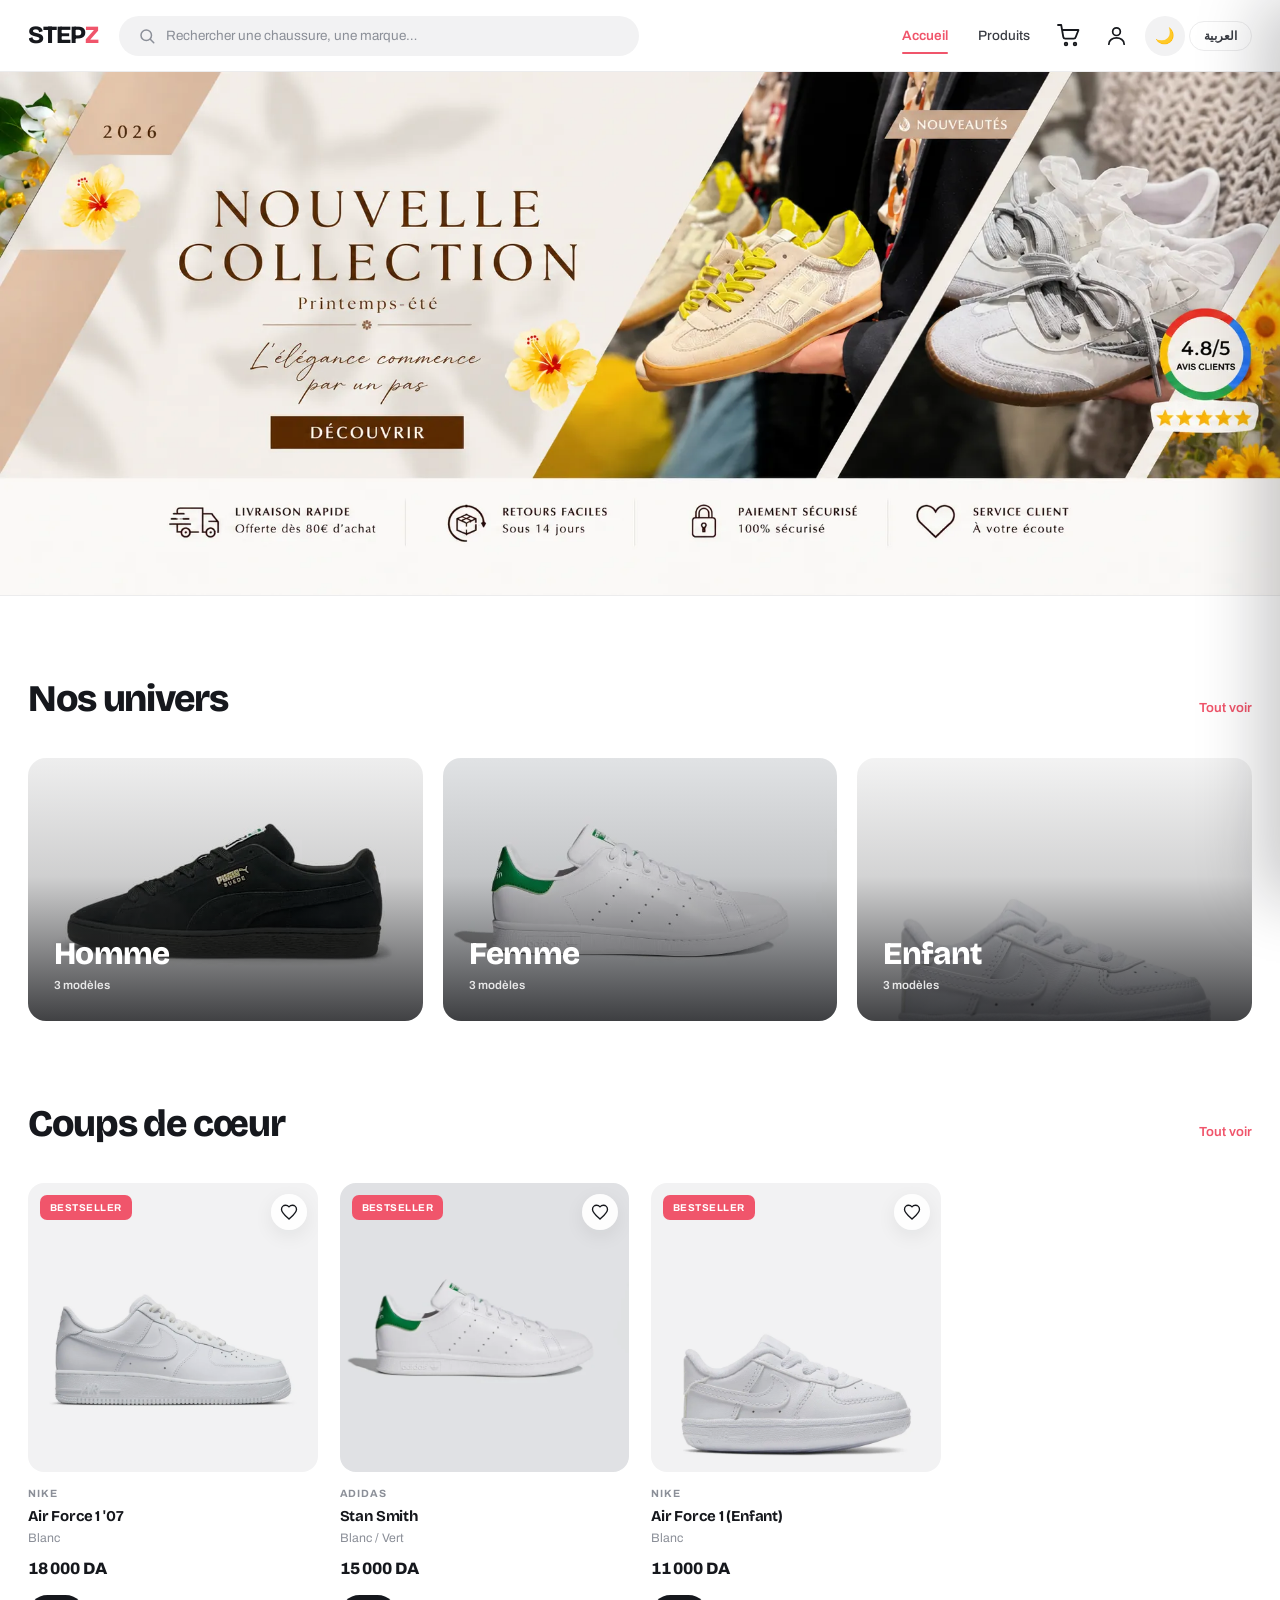
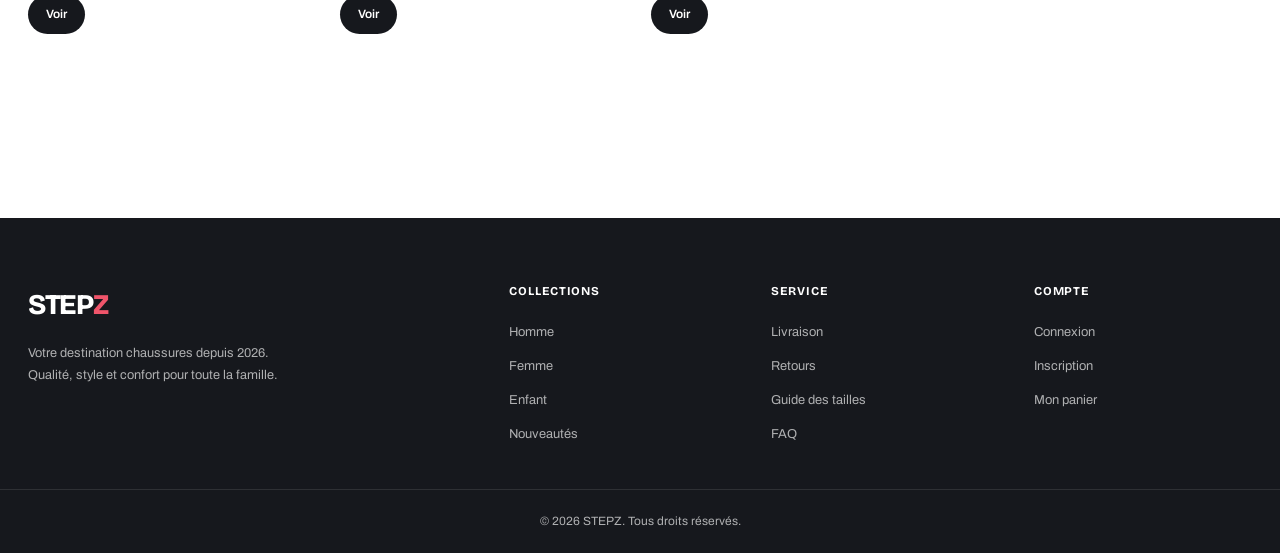
<file: index.html>
<!DOCTYPE html>
<html lang="fr">
<head>
  <meta charset="UTF-8" />
  <meta name="viewport" content="width=device-width, initial-scale=1.0" />
  <meta name="description" content="STEPZ – La boutique de chaussures en ligne. Homme, Femme, Enfant." />
  <title>STEPZ – Chaussures Homme, Femme, Enfant</title>
  <script>(function(){var l=localStorage.getItem('stepz_lang')||'fr';document.documentElement.lang=l;document.documentElement.dir=(l==='ar')?'rtl':'ltr';if(localStorage.getItem('stepz_theme')==='dark')document.documentElement.setAttribute('data-theme','dark');})();</script>
  <script src="javascript/animations.js"></script>
  <link rel="stylesheet" href="style/main.css" />
</head>
<body>

  <header>
    <nav class="navbar" aria-label="Navigation principale">
      <div class="nav-container">
        <a href="index.html" class="nav-logo" aria-label="STEPZ - Accueil">STEP<span>Z</span></a>

        <button class="hamburger" id="hamburger" aria-label="Menu" aria-expanded="false">
          <span></span><span></span><span></span>
        </button>

        <ul class="nav-links" id="nav-links" role="menubar">
          <li role="none"><a href="index.html" class="active" role="menuitem" data-i18n="nav_home">Accueil</a></li>
          <li role="none"><a href="content/products.html" role="menuitem" data-i18n="nav_products">Produits</a></li>
          <li role="none" class="cart-li"><a href="content/order.html" class="nav-cart-link" role="menuitem">
            <svg class="cart-icon" viewBox="0 0 24 24" fill="none" stroke="currentColor" stroke-width="1.8" stroke-linecap="round" stroke-linejoin="round" aria-hidden="true">
              <circle cx="9" cy="20" r="1.3"/><circle cx="18" cy="20" r="1.3"/>
              <path d="M1 1h3.2l2.1 12a2 2 0 0 0 2 1.65h8.4a2 2 0 0 0 2-1.6L21.5 6H5.2"/>
            </svg>
            <span id="cart-count">0</span>
            <span class="sr-only" data-i18n="nav_cart">Panier</span>
          </a>
            <div class="mini-cart" id="mini-cart"></div>
          </li>
          <li role="none"><a href="content/login.html" id="nav-account" role="menuitem">Mon Compte</a></li>
          <li role="none"><button id="nav-logout" data-i18n="nav_logout" style="display:none;">Déconnexion</button></li>
          <li role="none"><button id="theme-toggle" class="icon-btn" type="button" aria-label="Thème">🌙</button></li>
          <li role="none"><button id="lang-toggle" class="lang-toggle" type="button">العربية</button></li>
        </ul>
      </div>
    </nav>
  </header>

  <main>

    <section class="hero" aria-label="Bannière principale">
      <a href="content/products.html" class="hero-banner" aria-label="Découvrir la nouvelle collection">
        <img id="hero-banner-img" class="hero-img" width="1961" height="802"
             fetchpriority="high" decoding="async"
             alt="STEPZ — Nouvelle collection printemps-été 2026" />
      </a>
    </section>
    <script>
      (function () {
        var img = document.getElementById("hero-banner-img");
        if (!img) return;
        var ar = (document.documentElement.lang || "fr") === "ar";
        var base = ar ? "images/hero-ar" : "images/hero-fr";
        var w = ar ? 1774 : 1961, h = ar ? 887 : 802;
        img.alt = ar ? "STEPZ — مجموعة جديدة ربيع صيف 2026" : "STEPZ — Nouvelle collection printemps-été 2026";
        img.setAttribute("width", w); img.setAttribute("height", h);
        img.sizes = "100vw";
        img.srcset = base + "-sm.webp 820w, " + base + ".webp " + w + "w";
        img.onerror = function () { this.onerror = null; this.srcset = ""; this.src = base + ".jpg"; };
        img.src = base + ".webp";
      })();
    </script>

    <section class="section">
      <div class="section-header reveal">
        <h2 data-i18n="sec_universes">Nos univers</h2>
        <a href="content/products.html" data-i18n="see_all">Tout voir</a>
      </div>
      <div class="cat-grid">
        <a href="content/products.html?cat=homme" class="cat-card cat-homme reveal" aria-label="Chaussures Homme">
          <div class="cat-overlay">
            <div>
              <h3 data-i18n="f_homme">Homme</h3>
              <span data-i18n="cat_count3">3 modèles</span>
            </div>
          </div>
        </a>
        <a href="content/products.html?cat=femme" class="cat-card cat-femme reveal" aria-label="Chaussures Femme">
          <div class="cat-overlay">
            <div>
              <h3 data-i18n="f_femme">Femme</h3>
              <span data-i18n="cat_count3">3 modèles</span>
            </div>
          </div>
        </a>
        <a href="content/products.html?cat=enfant" class="cat-card cat-enfant reveal" aria-label="Chaussures Enfant">
          <div class="cat-overlay">
            <div>
              <h3 data-i18n="f_enfant">Enfant</h3>
              <span data-i18n="cat_count3">3 modèles</span>
            </div>
          </div>
        </a>
      </div>
    </section>

    <section class="section" style="padding-top:0;">
      <div class="section-header reveal">
        <h2 data-i18n="sec_favorites">Coups de cœur</h2>
        <a href="content/products.html" data-i18n="see_all">Tout voir</a>
      </div>
      <div class="products-preview-grid" id="featured-grid" aria-label="Produits vedettes">

      </div>
    </section>

  </main>

  <footer>
    <div class="footer-top">
      <div class="footer-brand">
        <a href="index.html" class="nav-logo">STEP<span>Z</span></a>
        <p data-i18n="footer_tagline">Votre destination chaussures depuis 2026. Qualité, style et confort pour toute la famille.</p>
      </div>
      <div class="footer-col">
        <h4 data-i18n="footer_collections">Collections</h4>
        <ul>
          <li><a href="content/products.html?cat=homme" data-i18n="f_homme">Homme</a></li>
          <li><a href="content/products.html?cat=femme" data-i18n="f_femme">Femme</a></li>
          <li><a href="content/products.html?cat=enfant" data-i18n="f_enfant">Enfant</a></li>
          <li><a href="content/products.html" data-i18n="f_nouveautes">Nouveautés</a></li>
        </ul>
      </div>
      <div class="footer-col">
        <h4 data-i18n="footer_service">Service</h4>
        <ul>
          <li><a href="content/infos.html#livraison" data-i18n="f_livraison">Livraison</a></li>
          <li><a href="content/infos.html#retours" data-i18n="f_retours">Retours</a></li>
          <li><a href="content/infos.html#guide" data-i18n="f_guide">Guide des tailles</a></li>
          <li><a href="content/infos.html#faq" data-i18n="f_faq">FAQ</a></li>
        </ul>
      </div>
      <div class="footer-col">
        <h4 data-i18n="footer_account">Compte</h4>
        <ul>
          <li><a href="content/login.html" data-i18n="f_login">Connexion</a></li>
          <li><a href="content/register.html" data-i18n="f_register">Inscription</a></li>
          <li><a href="content/order.html" data-i18n="f_cart">Mon panier</a></li>
        </ul>
      </div>
    </div>
    <div class="footer-bottom">
      <p data-i18n="copyright">&copy; 2026 STEPZ. Tous droits réservés.</p>
    </div>
  </footer>

  <script src="javascript/data.js"></script>
  <script src="javascript/i18n.js"></script>
  <script src="javascript/nav.js"></script>
  <script>

    const hbg = document.getElementById("hamburger");
    const nl  = document.getElementById("nav-links");
    hbg.addEventListener("click", () => {
      hbg.classList.toggle("open");
      nl.classList.toggle("open");
      hbg.setAttribute("aria-expanded", nl.classList.contains("open"));
    });

    function renderFeatured() {
      const featured = products.filter(p => p.badge === "bestseller").slice(0, 4);
      const grid = document.getElementById("featured-grid");
      if (!grid) return;
      grid.innerHTML = featured.map(p => `
        <article class="product-card reveal">
          <div class="card-img-wrap">
            ${p.badge ? `<span class="badge badge-${p.badge}">${tBadge(p.badge)}</span>` : ""}
            ${wishlistButtonHTML(p.id)}
            <a class="card-img-link" href="content/product.html?id=${p.id}" aria-label="${p.name}"><img src="${p.image}" alt="${p.name}" loading="lazy" decoding="async" /></a>
          </div>
          <div class="card-body">
            <p class="card-brand">${p.brand}</p>
            <a class="card-name-link" href="content/product.html?id=${p.id}"><h3 class="card-name">${pName(p)}</h3></a>
            <p class="card-color">${tColor(p.color)}</p>
            <div class="card-footer">
              <div class="card-price">
                <span class="current-price">${formatPrice(p.price)}</span>
                ${p.oldPrice ? `<span class="old-price">${formatPrice(p.oldPrice)}</span>` : ""}
              </div>
              <a href="content/product.html?id=${p.id}" class="btn-cart" style="text-decoration:none;display:inline-block;">${t("featured_view")}</a>
            </div>
          </div>
        </article>
      `).join("");
      if (typeof wireWishlistButtons === "function") wireWishlistButtons(grid);
    }
    document.addEventListener("DOMContentLoaded", renderFeatured);

    document.querySelectorAll('a[href*="?cat="]').forEach(link => {
      link.addEventListener("click", (e) => {
        const cat = new URL(link.href).searchParams.get("cat");
        if (cat) sessionStorage.setItem("filterCat", cat);
      });
    });
  </script>
  <link rel="stylesheet" href="style/products.css" />
</body>
</html>
</file>
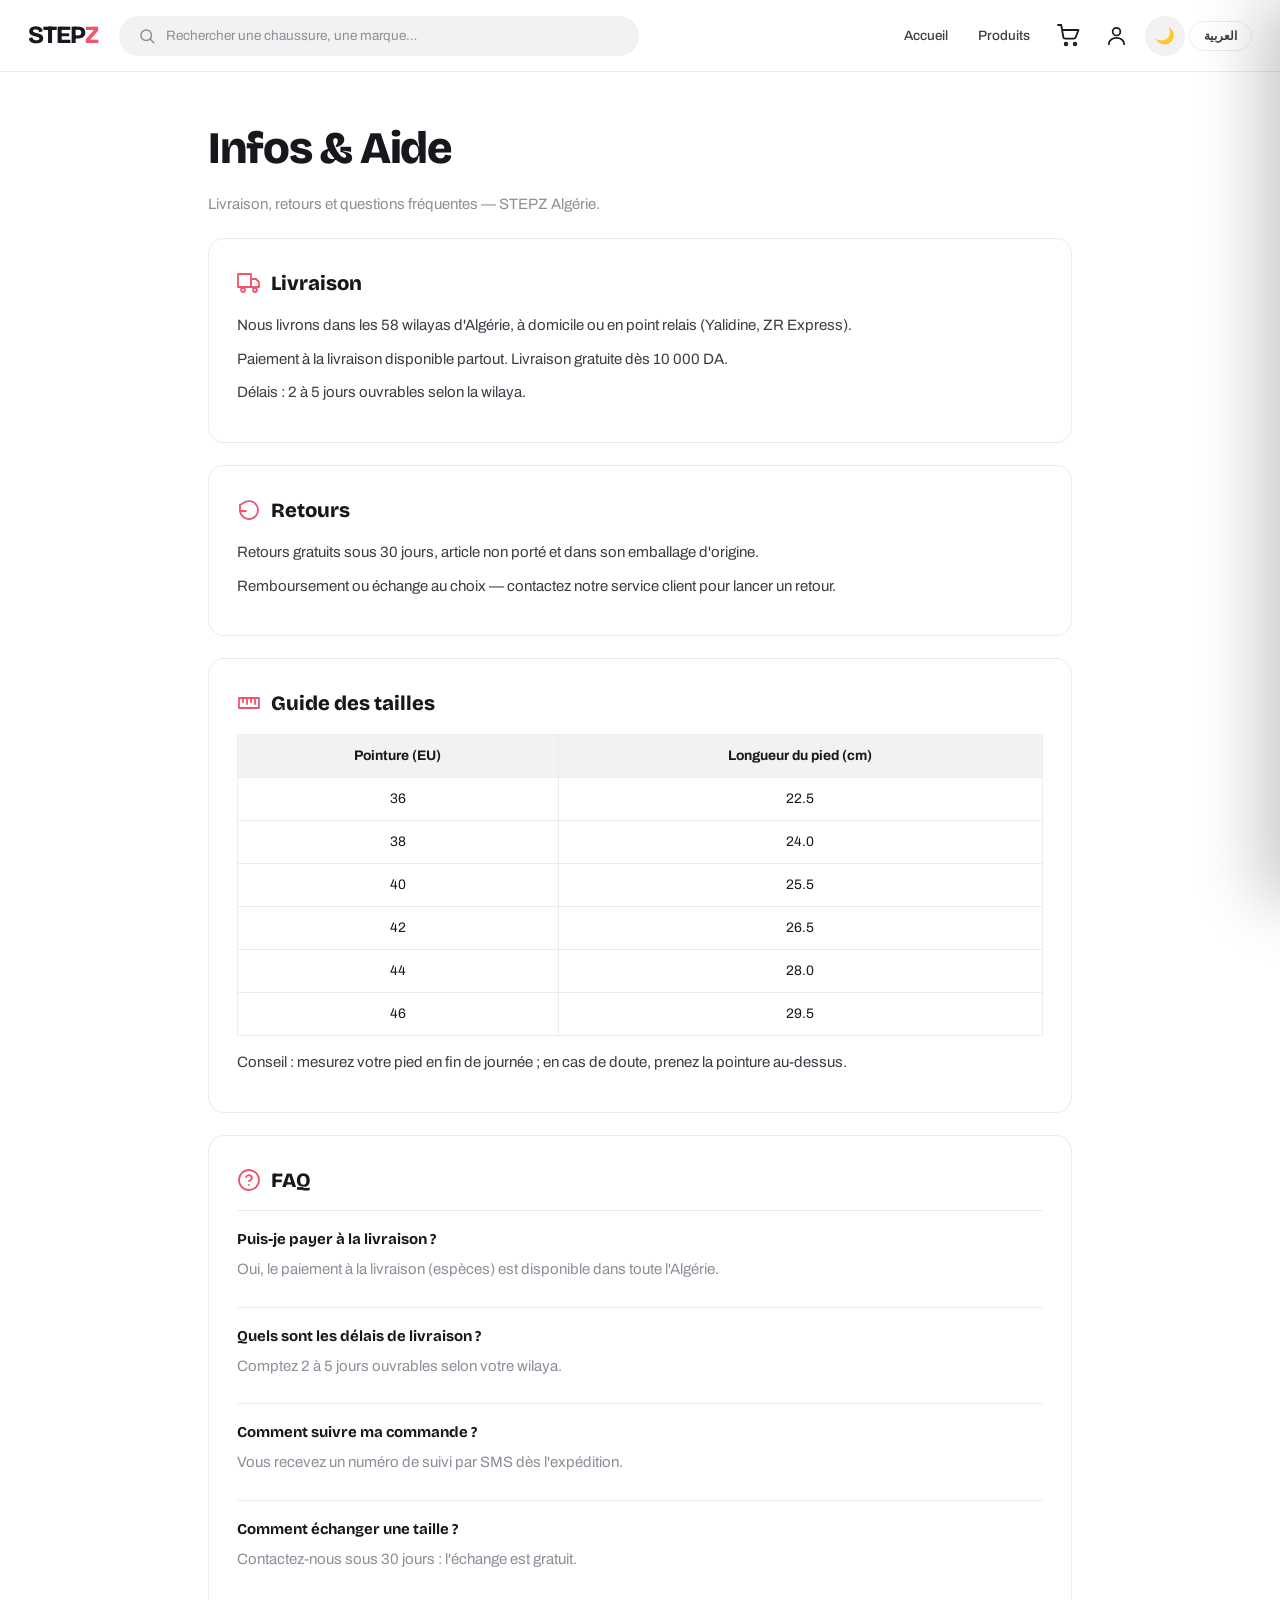
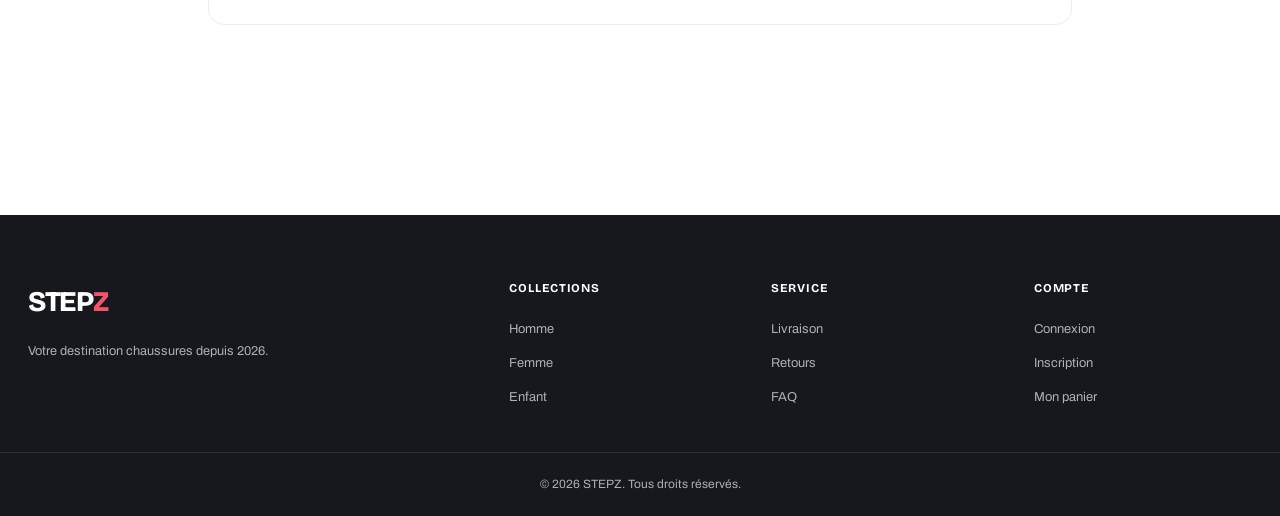
<file: content/infos.html>
<!DOCTYPE html>
<html lang="fr">
<head>
  <meta charset="UTF-8" />
  <meta name="viewport" content="width=device-width, initial-scale=1.0" />
  <meta name="description" content="Livraison, retours, guide des tailles et FAQ – STEPZ Algérie." />
  <title>Infos & Aide – STEPZ</title>
  <script>(function(){var l=localStorage.getItem('stepz_lang')||'fr';document.documentElement.lang=l;document.documentElement.dir=(l==='ar')?'rtl':'ltr';if(localStorage.getItem('stepz_theme')==='dark')document.documentElement.setAttribute('data-theme','dark');})();</script>
  <script src="../javascript/animations.js"></script>
  <link rel="stylesheet" href="../style/main.css" />
</head>
<body>

  <header>
    <nav class="navbar" aria-label="Navigation principale">
      <div class="nav-container">
        <a href="../index.html" class="nav-logo" aria-label="STEPZ - Accueil">STEP<span>Z</span></a>

        <button class="hamburger" id="hamburger" aria-label="Menu" aria-expanded="false">
          <span></span><span></span><span></span>
        </button>

        <ul class="nav-links" id="nav-links" role="menubar">
          <li role="none"><a href="../index.html" role="menuitem" data-i18n="nav_home">Accueil</a></li>
          <li role="none"><a href="products.html" role="menuitem" data-i18n="nav_products">Produits</a></li>
          <li role="none" class="cart-li"><a href="order.html" class="nav-cart-link" role="menuitem">
            <svg class="cart-icon" viewBox="0 0 24 24" fill="none" stroke="currentColor" stroke-width="1.8" stroke-linecap="round" stroke-linejoin="round" aria-hidden="true">
              <circle cx="9" cy="20" r="1.3"/><circle cx="18" cy="20" r="1.3"/>
              <path d="M1 1h3.2l2.1 12a2 2 0 0 0 2 1.65h8.4a2 2 0 0 0 2-1.6L21.5 6H5.2"/>
            </svg>
            <span id="cart-count">0</span>
            <span class="sr-only" data-i18n="nav_cart">Panier</span>
          </a>
            <div class="mini-cart" id="mini-cart"></div>
          </li>
          <li role="none"><a href="login.html" id="nav-account" role="menuitem">Mon Compte</a></li>
          <li role="none"><button id="nav-logout" data-i18n="nav_logout" style="display:none;">Déconnexion</button></li>
          <li role="none"><button id="theme-toggle" class="icon-btn" type="button" aria-label="Thème">🌙</button></li>
          <li role="none"><button id="lang-toggle" class="lang-toggle" type="button">العربية</button></li>
        </ul>
      </div>
    </nav>
  </header>

  <main>
    <div class="info-page">
      <h1 data-i18n="info_title">Infos & Aide</h1>
      <p class="info-sub" data-i18n="info_sub">Livraison, retours et questions fréquentes — STEPZ Algérie.</p>

      <section class="info-section" id="livraison">
        <h2>
          <svg class="info-ico" viewBox="0 0 24 24" fill="none" stroke="currentColor" stroke-width="1.8" stroke-linecap="round" stroke-linejoin="round" aria-hidden="true"><path d="M1 3h13v13H1z"/><path d="M14 8h5l3 3v5h-8z"/><circle cx="6" cy="19" r="2"/><circle cx="18" cy="19" r="2"/></svg>
          <span data-i18n="f_livraison">Livraison</span>
        </h2>
        <p data-i18n="info_liv_1">Nous livrons dans les 58 wilayas d'Algérie, à domicile ou en point relais (Yalidine, ZR Express).</p>
        <p data-i18n="info_liv_2">Paiement à la livraison disponible partout. Livraison gratuite dès 10 000 DA.</p>
        <p data-i18n="info_liv_3">Délais : 2 à 5 jours ouvrables selon la wilaya.</p>
      </section>

      <section class="info-section" id="retours">
        <h2>
          <svg class="info-ico" viewBox="0 0 24 24" fill="none" stroke="currentColor" stroke-width="1.8" stroke-linecap="round" stroke-linejoin="round" aria-hidden="true"><path d="M3 7v6h6"/><path d="M3 13a9 9 0 1 0 3-7.7L3 7"/></svg>
          <span data-i18n="f_retours">Retours</span>
        </h2>
        <p data-i18n="info_ret_1">Retours gratuits sous 30 jours, article non porté et dans son emballage d'origine.</p>
        <p data-i18n="info_ret_2">Remboursement ou échange au choix — contactez notre service client pour lancer un retour.</p>
      </section>

      <section class="info-section" id="guide">
        <h2>
          <svg class="info-ico" viewBox="0 0 24 24" fill="none" stroke="currentColor" stroke-width="1.8" stroke-linecap="round" stroke-linejoin="round" aria-hidden="true"><path d="M2 7h20v10H2z"/><path d="M6 7v4M10 7v6M14 7v4M18 7v6"/></svg>
          <span data-i18n="f_guide">Guide des tailles</span>
        </h2>
        <table class="size-table">
          <thead>
            <tr><th data-i18n="info_guide_eu">Pointure (EU)</th><th data-i18n="info_guide_cm">Longueur du pied (cm)</th></tr>
          </thead>
          <tbody>
            <tr><td>36</td><td>22.5</td></tr>
            <tr><td>38</td><td>24.0</td></tr>
            <tr><td>40</td><td>25.5</td></tr>
            <tr><td>42</td><td>26.5</td></tr>
            <tr><td>44</td><td>28.0</td></tr>
            <tr><td>46</td><td>29.5</td></tr>
          </tbody>
        </table>
        <p style="margin-top:14px;" data-i18n="info_guide_note">Conseil : mesurez votre pied en fin de journée ; en cas de doute, prenez la pointure au-dessus.</p>
      </section>

      <section class="info-section" id="faq">
        <h2>
          <svg class="info-ico" viewBox="0 0 24 24" fill="none" stroke="currentColor" stroke-width="1.8" stroke-linecap="round" stroke-linejoin="round" aria-hidden="true"><circle cx="12" cy="12" r="10"/><path d="M9.1 9a3 3 0 0 1 5.8 1c0 2-3 3-3 3"/><path d="M12 17h.01"/></svg>
          <span data-i18n="f_faq">FAQ</span>
        </h2>
        <div class="faq-item"><h3 data-i18n="info_faq_q1">Puis-je payer à la livraison ?</h3><p data-i18n="info_faq_a1">Oui, le paiement à la livraison (espèces) est disponible dans toute l'Algérie.</p></div>
        <div class="faq-item"><h3 data-i18n="info_faq_q2">Quels sont les délais de livraison ?</h3><p data-i18n="info_faq_a2">Comptez 2 à 5 jours ouvrables selon votre wilaya.</p></div>
        <div class="faq-item"><h3 data-i18n="info_faq_q3">Comment suivre ma commande ?</h3><p data-i18n="info_faq_a3">Vous recevez un numéro de suivi par SMS dès l'expédition.</p></div>
        <div class="faq-item"><h3 data-i18n="info_faq_q4">Comment échanger une taille ?</h3><p data-i18n="info_faq_a4">Contactez-nous sous 30 jours : l'échange est gratuit.</p></div>
      </section>
    </div>
  </main>

  <footer>
    <div class="footer-top">
      <div class="footer-brand">
        <a href="../index.html" class="nav-logo">STEP<span>Z</span></a>
        <p data-i18n="footer_tagline_short">Votre destination chaussures depuis 2026.</p>
      </div>
      <div class="footer-col">
        <h4 data-i18n="footer_collections">Collections</h4>
        <ul>
          <li><a href="products.html?cat=homme" data-i18n="f_homme">Homme</a></li>
          <li><a href="products.html?cat=femme" data-i18n="f_femme">Femme</a></li>
          <li><a href="products.html?cat=enfant" data-i18n="f_enfant">Enfant</a></li>
        </ul>
      </div>
      <div class="footer-col">
        <h4 data-i18n="footer_service">Service</h4>
        <ul>
          <li><a href="infos.html#livraison" data-i18n="f_livraison">Livraison</a></li>
          <li><a href="infos.html#retours" data-i18n="f_retours">Retours</a></li>
          <li><a href="infos.html#faq" data-i18n="f_faq">FAQ</a></li>
        </ul>
      </div>
      <div class="footer-col">
        <h4 data-i18n="footer_account">Compte</h4>
        <ul>
          <li><a href="login.html" data-i18n="f_login">Connexion</a></li>
          <li><a href="register.html" data-i18n="f_register">Inscription</a></li>
          <li><a href="order.html" data-i18n="f_cart">Mon panier</a></li>
        </ul>
      </div>
    </div>
    <div class="footer-bottom">
      <p data-i18n="copyright">&copy; 2026 STEPZ. Tous droits réservés.</p>
    </div>
  </footer>

  <script src="../javascript/data.js"></script>
  <script src="../javascript/i18n.js"></script>
  <script src="../javascript/nav.js"></script>
  <script>
    const hbg = document.getElementById("hamburger");
    const nl  = document.getElementById("nav-links");
    hbg.addEventListener("click", () => {
      hbg.classList.toggle("open");
      nl.classList.toggle("open");
      hbg.setAttribute("aria-expanded", nl.classList.contains("open"));
    });
  </script>
</body>
</html>
</file>
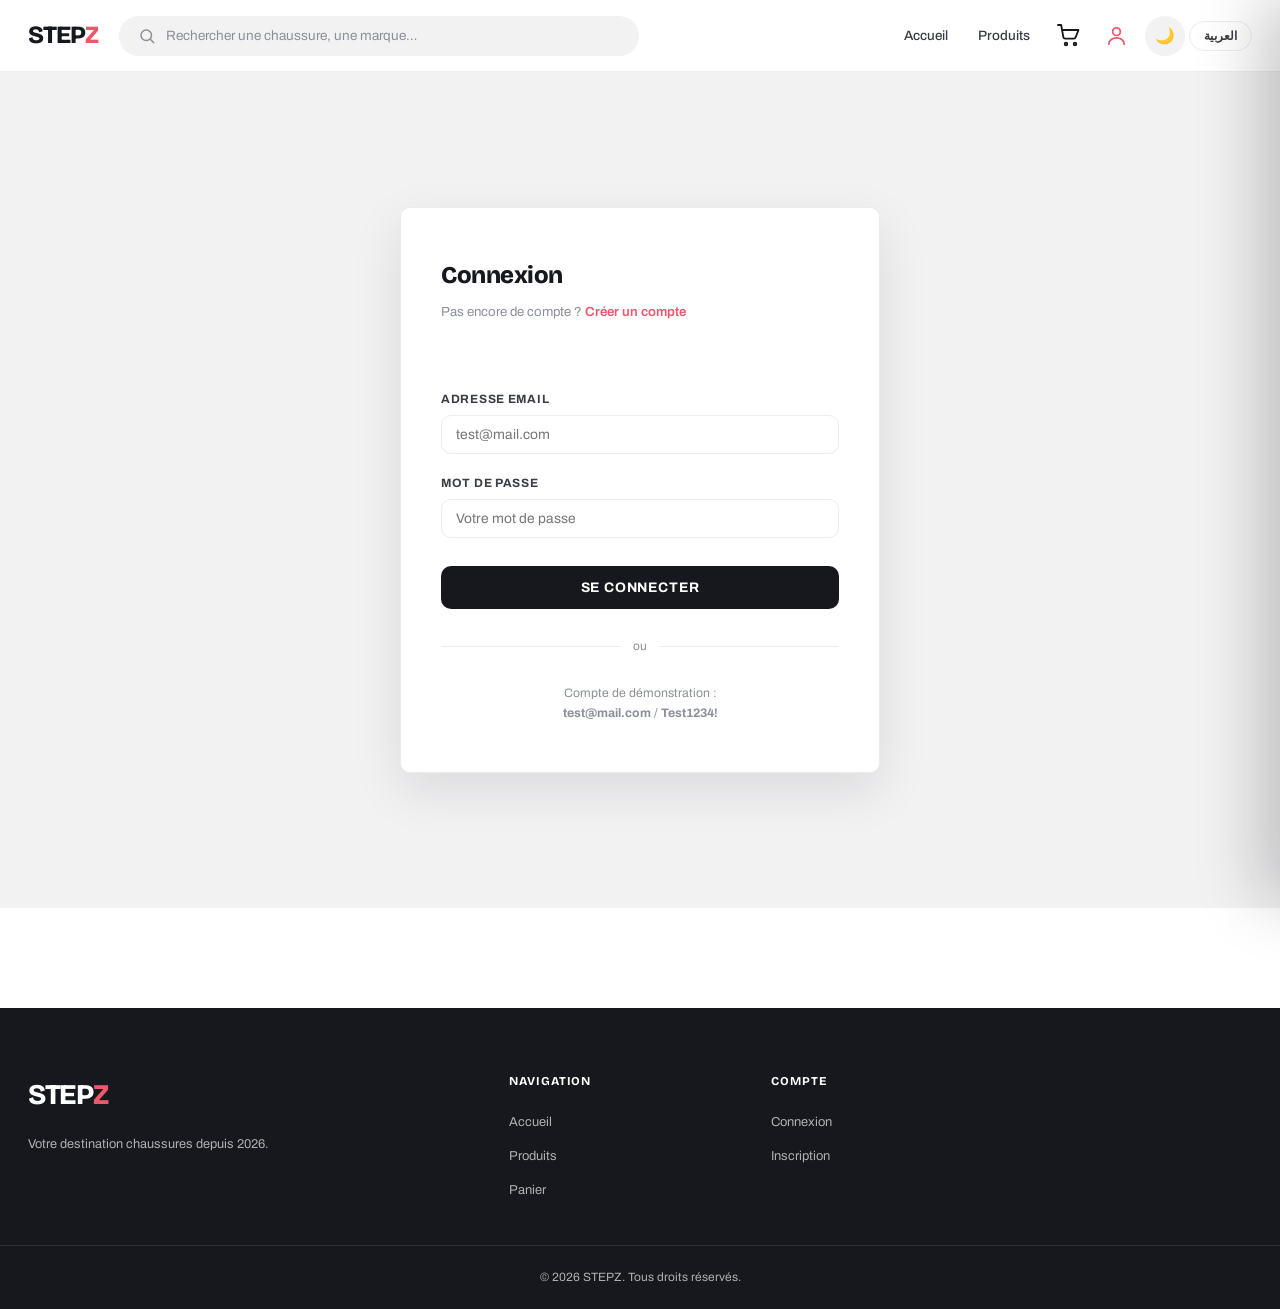
<file: content/login.html>
<!DOCTYPE html>
<html lang="fr">
<head>
  <meta charset="UTF-8" />
  <meta name="viewport" content="width=device-width, initial-scale=1.0" />
  <meta name="description" content="Connexion à votre compte STEPZ." />
  <title>Connexion – STEPZ</title>
  <script>(function(){var l=localStorage.getItem('stepz_lang')||'fr';document.documentElement.lang=l;document.documentElement.dir=(l==='ar')?'rtl':'ltr';if(localStorage.getItem('stepz_theme')==='dark')document.documentElement.setAttribute('data-theme','dark');})();</script>
  <link rel="stylesheet" href="../style/main.css" />
  <link rel="stylesheet" href="../style/auth.css" />
</head>
<body>

  <header>
    <nav class="navbar" aria-label="Navigation principale">
      <div class="nav-container">
        <a href="../index.html" class="nav-logo" aria-label="STEPZ - Accueil">STEP<span>Z</span></a>

        <button class="hamburger" id="hamburger" aria-label="Menu" aria-expanded="false">
          <span></span><span></span><span></span>
        </button>

        <ul class="nav-links" id="nav-links" role="menubar">
          <li role="none"><a href="../index.html" role="menuitem" data-i18n="nav_home">Accueil</a></li>
          <li role="none"><a href="products.html" role="menuitem" data-i18n="nav_products">Produits</a></li>
          <li role="none" class="cart-li"><a href="order.html" class="nav-cart-link" role="menuitem">
            <svg class="cart-icon" viewBox="0 0 24 24" fill="none" stroke="currentColor" stroke-width="1.8" stroke-linecap="round" stroke-linejoin="round" aria-hidden="true">
              <circle cx="9" cy="20" r="1.3"/><circle cx="18" cy="20" r="1.3"/>
              <path d="M1 1h3.2l2.1 12a2 2 0 0 0 2 1.65h8.4a2 2 0 0 0 2-1.6L21.5 6H5.2"/>
            </svg>
            <span id="cart-count">0</span>
            <span class="sr-only" data-i18n="nav_cart">Panier</span>
          </a>
            <div class="mini-cart" id="mini-cart"></div>
          </li>
          <li role="none"><a href="login.html" class="active" id="nav-account" role="menuitem">Mon Compte</a></li>
          <li role="none"><button id="nav-logout" data-i18n="nav_logout" style="display:none;">Déconnexion</button></li>
          <li role="none"><button id="theme-toggle" class="icon-btn" type="button" aria-label="Thème">🌙</button></li>
          <li role="none"><button id="lang-toggle" class="lang-toggle" type="button">العربية</button></li>
        </ul>
      </div>
    </nav>
  </header>

  <main>
    <section class="auth-page">
      <div class="auth-card" role="region" aria-label="Formulaire de connexion">
        <h1 data-i18n="login_title">Connexion</h1>
        <p class="auth-subtitle">
          <span data-i18n="login_no_account">Pas encore de compte ?</span>
          <a href="register.html" data-i18n="create_account_link">Créer un compte</a>
        </p>

        <span class="field-msg" id="login-msg" role="alert" aria-live="polite"></span>

        <form id="login-form" novalidate aria-label="Se connecter">

          <div class="form-group">
            <label for="email" data-i18n="lbl_email_addr">Adresse email</label>
            <input
              type="email"
              id="email"
              name="email"
              data-i18n-ph="ph_email"
              placeholder="mohamed.amine@email.com"
              autocomplete="email"
              required
            />
            <span class="field-msg" id="email-error" role="alert"></span>
          </div>

          <div class="form-group">
            <label for="password" data-i18n="lbl_password">Mot de passe</label>
            <input
              type="password"
              id="password"
              name="password"
              data-i18n-ph="pwd_ph"
              placeholder="Votre mot de passe"
              autocomplete="current-password"
              required
            />
            <span class="field-msg" id="password-error" role="alert"></span>
          </div>

          <button type="submit" class="auth-submit" data-i18n="login_submit">Se connecter</button>

        </form>

        <div class="auth-divider" data-i18n="divider_or">ou</div>

        <p style="text-align:center;font-size:.82rem;color:var(--grey);">
          <span data-i18n="demo_account">Compte de démonstration :</span><br />
          <strong>test@mail.com</strong> / <strong>Test1234!</strong>
        </p>

      </div>
    </section>
  </main>

  <footer>
    <div class="footer-top">
      <div class="footer-brand">
        <a href="../index.html" class="nav-logo">STEP<span>Z</span></a>
        <p data-i18n="footer_tagline_short">Votre destination chaussures depuis 2026.</p>
      </div>
      <div class="footer-col">
        <h4 data-i18n="footer_nav">Navigation</h4>
        <ul>
          <li><a href="../index.html" data-i18n="nav_home">Accueil</a></li>
          <li><a href="products.html" data-i18n="nav_products">Produits</a></li>
          <li><a href="order.html" data-i18n="nav_cart">Panier</a></li>
        </ul>
      </div>
      <div class="footer-col">
        <h4 data-i18n="footer_account">Compte</h4>
        <ul>
          <li><a href="login.html" data-i18n="f_login">Connexion</a></li>
          <li><a href="register.html" data-i18n="f_register">Inscription</a></li>
        </ul>
      </div>
    </div>
    <div class="footer-bottom">
      <p data-i18n="copyright">&copy; 2026 STEPZ. Tous droits réservés.</p>
    </div>
  </footer>

  <script src="../javascript/data.js"></script>
  <script src="../javascript/i18n.js"></script>
  <script src="../javascript/nav.js"></script>
  <script src="../javascript/auth.js"></script>
  <script>
    const hbg = document.getElementById("hamburger");
    const nl  = document.getElementById("nav-links");
    hbg.addEventListener("click", () => {
      hbg.classList.toggle("open");
      nl.classList.toggle("open");
      hbg.setAttribute("aria-expanded", nl.classList.contains("open"));
    });

    document.addEventListener("DOMContentLoaded", () => {
      const session = JSON.parse(localStorage.getItem("session"));
      if (session) {
        window.location.href = "../index.html";
      }
    });
  </script>
</body>
</html>
</file>
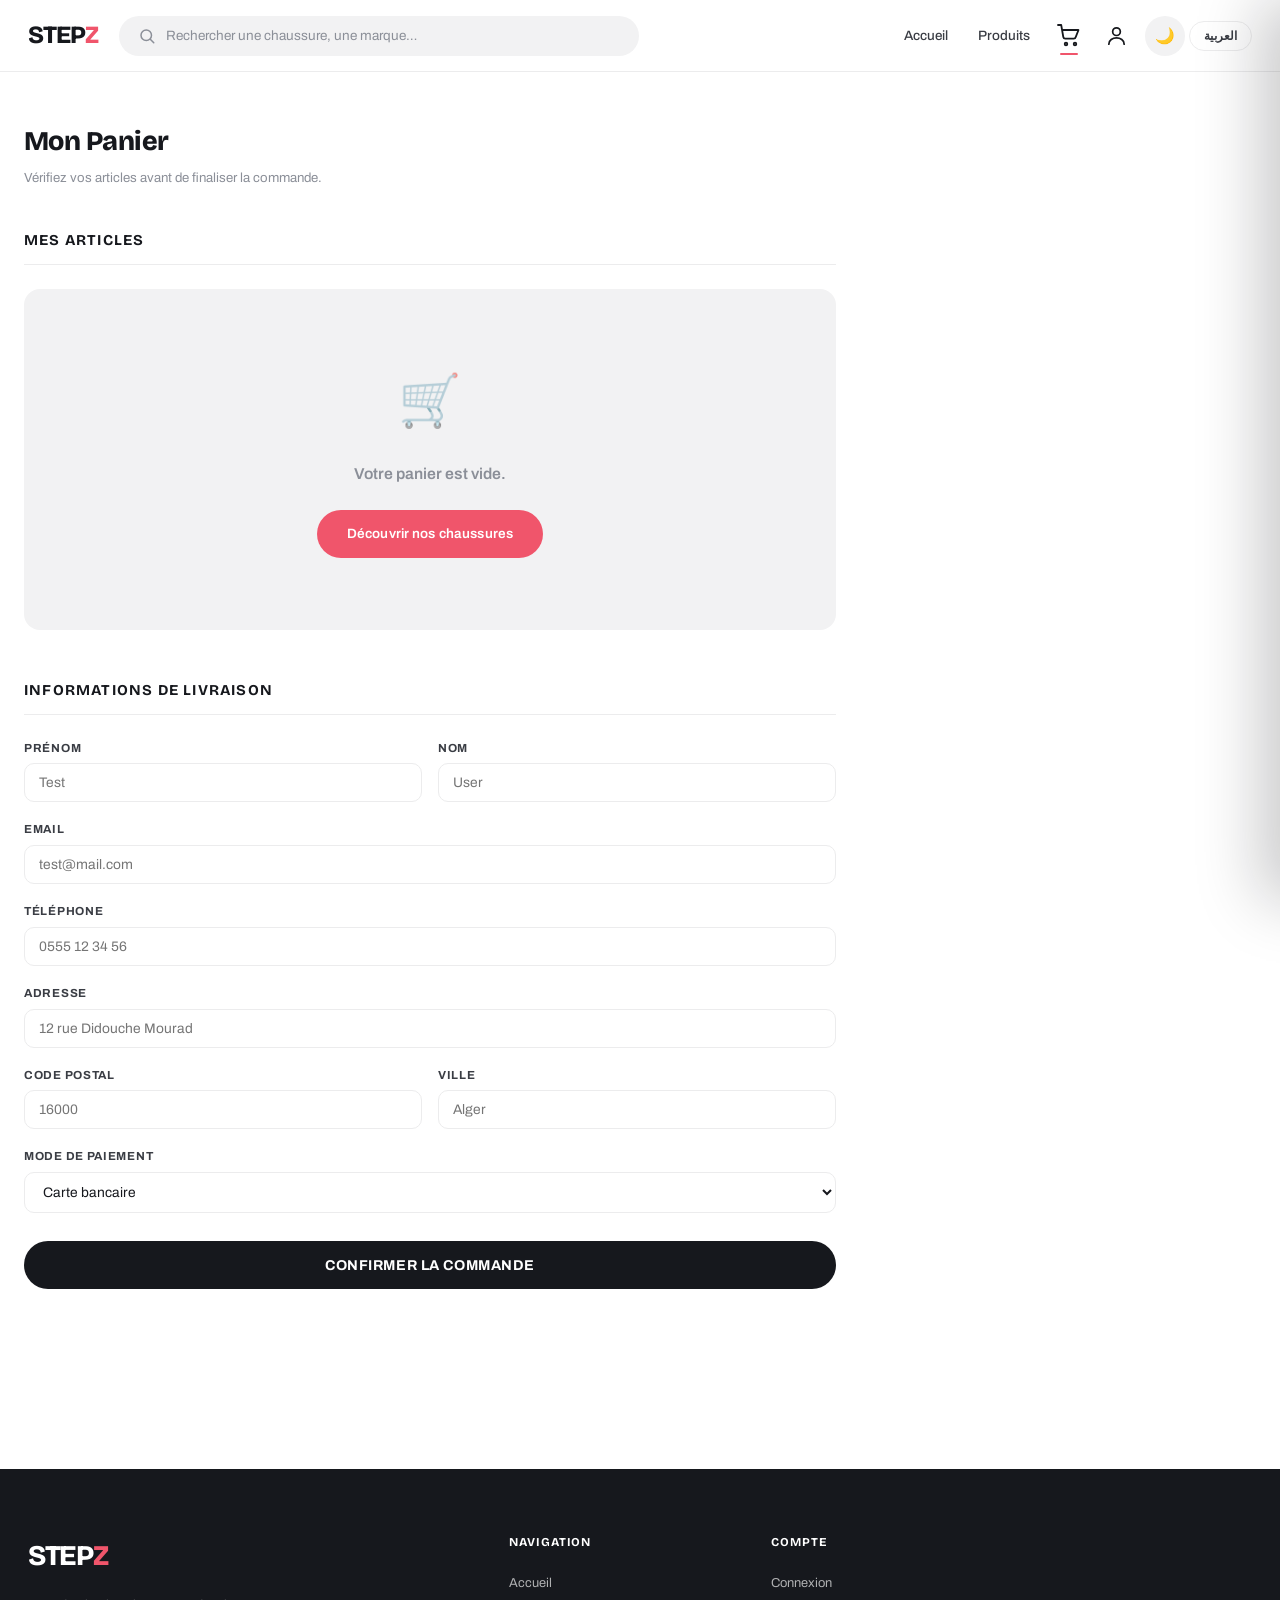
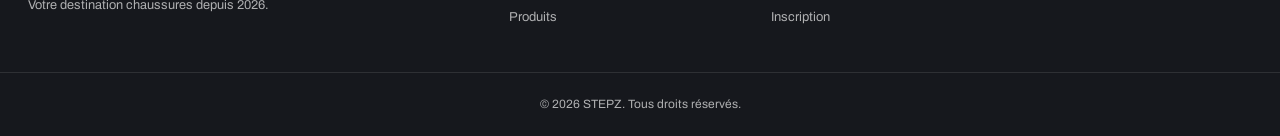
<file: content/order.html>
<!DOCTYPE html>
<html lang="fr">
<head>
  <meta charset="UTF-8" />
  <meta name="viewport" content="width=device-width, initial-scale=1.0" />
  <meta name="description" content="Mon panier et commande – STEPZ." />
  <title>Mon Panier – STEPZ</title>
  <script>(function(){var l=localStorage.getItem('stepz_lang')||'fr';document.documentElement.lang=l;document.documentElement.dir=(l==='ar')?'rtl':'ltr';if(localStorage.getItem('stepz_theme')==='dark')document.documentElement.setAttribute('data-theme','dark');})();</script>
  <link rel="stylesheet" href="../style/main.css" />
  <link rel="stylesheet" href="../style/order.css" />
</head>
<body>

  <header>
    <nav class="navbar" aria-label="Navigation principale">
      <div class="nav-container">
        <a href="../index.html" class="nav-logo" aria-label="STEPZ - Accueil">STEP<span>Z</span></a>

        <button class="hamburger" id="hamburger" aria-label="Menu" aria-expanded="false">
          <span></span><span></span><span></span>
        </button>

        <ul class="nav-links" id="nav-links" role="menubar">
          <li role="none"><a href="../index.html" role="menuitem" data-i18n="nav_home">Accueil</a></li>
          <li role="none"><a href="products.html" role="menuitem" data-i18n="nav_products">Produits</a></li>
          <li role="none" class="cart-li"><a href="order.html" class="nav-cart-link active" role="menuitem">
            <svg class="cart-icon" viewBox="0 0 24 24" fill="none" stroke="currentColor" stroke-width="1.8" stroke-linecap="round" stroke-linejoin="round" aria-hidden="true">
              <circle cx="9" cy="20" r="1.3"/><circle cx="18" cy="20" r="1.3"/>
              <path d="M1 1h3.2l2.1 12a2 2 0 0 0 2 1.65h8.4a2 2 0 0 0 2-1.6L21.5 6H5.2"/>
            </svg>
            <span id="cart-count">0</span>
            <span class="sr-only" data-i18n="nav_cart">Panier</span>
          </a>
            <div class="mini-cart" id="mini-cart"></div>
          </li>
          <li role="none"><a href="login.html" id="nav-account" role="menuitem">Mon Compte</a></li>
          <li role="none"><button id="nav-logout" data-i18n="nav_logout" style="display:none;">Déconnexion</button></li>
          <li role="none"><button id="theme-toggle" class="icon-btn" type="button" aria-label="Thème">🌙</button></li>
          <li role="none"><button id="lang-toggle" class="lang-toggle" type="button">العربية</button></li>
        </ul>
      </div>
    </nav>
  </header>

  <main>
    <div class="order-page">
      <h1 data-i18n="op_title">Mon Panier</h1>
      <p class="page-subtitle" data-i18n="op_sub">Vérifiez vos articles avant de finaliser la commande.</p>

      <div id="order-confirm" role="alert" aria-live="polite">
        <div class="confirm-check" aria-hidden="true">&#10003;</div>
        <h2 data-i18n="order_confirmed">Commande confirmée !</h2>
        <p><span data-i18n="confirm_thanks">Merci</span> <strong id="confirm-name"></strong><span data-i18n="confirm_rest">, votre commande a bien été enregistrée.</span><br /><span data-i18n="confirm_email">Un email de confirmation vous sera envoyé.</span></p>
        <a href="products.html" class="btn-primary" data-i18n="continue_shopping">Continuer mes achats</a>
      </div>

      <div class="order-layout">

        <div>

          <section class="cart-section" aria-label="Articles dans le panier">
            <h2 data-i18n="op_my_items">Mes articles</h2>
            <div id="cart-items">

            </div>
          </section>

          <section class="delivery-section" aria-label="Informations de livraison">
            <h2 data-i18n="op_delivery_info">Informations de livraison</h2>

            <form id="order-form" class="delivery-form" novalidate>

              <div class="form-row">
                <div class="form-group">
                  <label for="o-firstname" data-i18n="lbl_firstname">Prénom</label>
                  <input type="text" id="o-firstname" name="firstname"
                    data-i18n-ph="ph_firstname" placeholder="Mohamed" autocomplete="given-name" required />
                  <span class="field-msg" id="o-firstname-err" role="alert"></span>
                </div>
                <div class="form-group">
                  <label for="o-lastname" data-i18n="lbl_lastname">Nom</label>
                  <input type="text" id="o-lastname" name="lastname"
                    data-i18n-ph="ph_lastname" placeholder="Amine" autocomplete="family-name" required />
                  <span class="field-msg" id="o-lastname-err" role="alert"></span>
                </div>
              </div>

              <div class="form-group">
                <label for="o-email" data-i18n="lbl_email">Email</label>
                <input type="email" id="o-email" name="email"
                  data-i18n-ph="ph_email" placeholder="mohamed.amine@email.com" autocomplete="email" required />
                <span class="field-msg" id="o-email-err" role="alert"></span>
              </div>

              <div class="form-group">
                <label for="o-phone" data-i18n="lbl_phone">Téléphone</label>
                <input type="tel" id="o-phone" name="phone"
                  data-i18n-ph="ph_phone" placeholder="0555 12 34 56" autocomplete="tel" required />
                <span class="field-msg" id="o-phone-err" role="alert"></span>
              </div>

              <div class="form-group">
                <label for="o-address" data-i18n="lbl_address">Adresse</label>
                <input type="text" id="o-address" name="address"
                  data-i18n-ph="ph_address" placeholder="12 rue Didouche Mourad" autocomplete="street-address" required />
                <span class="field-msg" id="o-address-err" role="alert"></span>
              </div>

              <div class="form-row">
                <div class="form-group">
                  <label for="o-zip" data-i18n="lbl_zip">Code postal</label>
                  <input type="text" id="o-zip" name="zip"
                    data-i18n-ph="ph_zip" placeholder="16000" autocomplete="postal-code" required />
                  <span class="field-msg" id="o-zip-err" role="alert"></span>
                </div>
                <div class="form-group">
                  <label for="o-city" data-i18n="lbl_city">Ville</label>
                  <input type="text" id="o-city" name="city"
                    data-i18n-ph="ph_city" placeholder="Alger" autocomplete="address-level2" required />
                  <span class="field-msg" id="o-city-err" role="alert"></span>
                </div>
              </div>

              <div class="form-group">
                <label for="o-payment" data-i18n="lbl_payment">Mode de paiement</label>
                <select id="o-payment" name="payment" aria-label="Mode de paiement">
                  <option value="card" data-i18n="pay_card">Carte bancaire</option>
                  <option value="paypal" data-i18n="pay_paypal">PayPal</option>
                  <option value="transfer" data-i18n="pay_transfer">Virement bancaire</option>
                </select>
              </div>

              <span class="field-msg" id="order-global-msg" role="alert"></span>
              <button type="submit" class="submit-order" data-i18n="confirm_order_btn">Confirmer la commande</button>

            </form>
          </section>

        </div>

        <aside id="cart-summary" aria-label="Résumé de commande" style="display:none;">
          <h2 data-i18n="summary">Résumé</h2>
          <div class="summary-row">
            <span data-i18n="subtotal">Sous-total</span>
            <span id="summary-subtotal">0 DA</span>
          </div>
          <div class="summary-row">
            <span data-i18n="shipping">Livraison</span>
            <span id="summary-shipping">–</span>
          </div>
          <p class="shipping-note" data-i18n="shipping_note">Livraison offerte dès 10 000 DA</p>
          <div class="summary-row total">
            <span data-i18n="total">Total</span>
            <span id="summary-total">0 DA</span>
          </div>
        </aside>

      </div>
    </div>
  </main>

  <footer>
    <div class="footer-top">
      <div class="footer-brand">
        <a href="../index.html" class="nav-logo">STEP<span>Z</span></a>
        <p data-i18n="footer_tagline_short">Votre destination chaussures depuis 2026.</p>
      </div>
      <div class="footer-col">
        <h4 data-i18n="footer_nav">Navigation</h4>
        <ul>
          <li><a href="../index.html" data-i18n="nav_home">Accueil</a></li>
          <li><a href="products.html" data-i18n="nav_products">Produits</a></li>
        </ul>
      </div>
      <div class="footer-col">
        <h4 data-i18n="footer_account">Compte</h4>
        <ul>
          <li><a href="login.html" data-i18n="f_login">Connexion</a></li>
          <li><a href="register.html" data-i18n="f_register">Inscription</a></li>
        </ul>
      </div>
    </div>
    <div class="footer-bottom">
      <p data-i18n="copyright">&copy; 2026 STEPZ. Tous droits réservés.</p>
    </div>
  </footer>

  <script src="../javascript/data.js"></script>
  <script src="../javascript/i18n.js"></script>
  <script src="../javascript/nav.js"></script>
  <script src="../javascript/cart.js"></script>
  <script>
    const hbg = document.getElementById("hamburger");
    const nl  = document.getElementById("nav-links");
    hbg.addEventListener("click", () => {
      hbg.classList.toggle("open");
      nl.classList.toggle("open");
      hbg.setAttribute("aria-expanded", nl.classList.contains("open"));
    });
  </script>
</body>
</html>
</file>
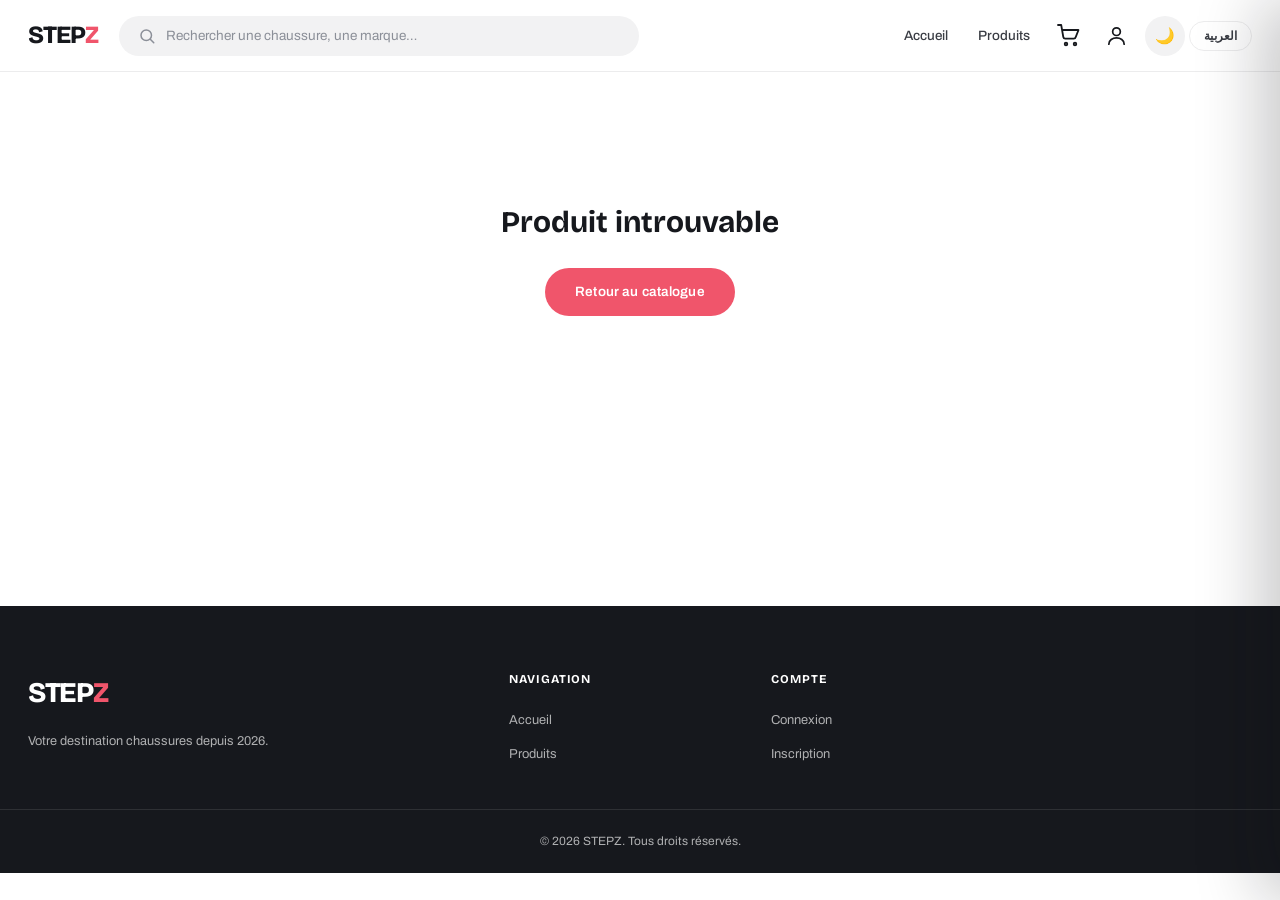
<file: content/product.html>
<!DOCTYPE html>
<html lang="fr">
<head>
  <meta charset="UTF-8" />
  <meta name="viewport" content="width=device-width, initial-scale=1.0" />
  <meta name="description" content="Fiche produit – STEPZ." />
  <title>Produit – STEPZ</title>
  <script>(function(){var l=localStorage.getItem('stepz_lang')||'fr';document.documentElement.lang=l;document.documentElement.dir=(l==='ar')?'rtl':'ltr';if(localStorage.getItem('stepz_theme')==='dark')document.documentElement.setAttribute('data-theme','dark');})();</script>
  <script src="../javascript/animations.js"></script>
  <link rel="stylesheet" href="../style/main.css" />
  <link rel="stylesheet" href="../style/products.css" />
  <link rel="stylesheet" href="../style/detail.css" />
</head>
<body>

  <header>
    <nav class="navbar" aria-label="Navigation principale">
      <div class="nav-container">
        <a href="../index.html" class="nav-logo" aria-label="STEPZ - Accueil">STEP<span>Z</span></a>

        <button class="hamburger" id="hamburger" aria-label="Menu" aria-expanded="false">
          <span></span><span></span><span></span>
        </button>

        <ul class="nav-links" id="nav-links" role="menubar">
          <li role="none"><a href="../index.html" role="menuitem" data-i18n="nav_home">Accueil</a></li>
          <li role="none"><a href="products.html" role="menuitem" data-i18n="nav_products">Produits</a></li>
          <li role="none" class="cart-li"><a href="order.html" class="nav-cart-link" role="menuitem">
            <svg class="cart-icon" viewBox="0 0 24 24" fill="none" stroke="currentColor" stroke-width="1.8" stroke-linecap="round" stroke-linejoin="round" aria-hidden="true">
              <circle cx="9" cy="20" r="1.3"/><circle cx="18" cy="20" r="1.3"/>
              <path d="M1 1h3.2l2.1 12a2 2 0 0 0 2 1.65h8.4a2 2 0 0 0 2-1.6L21.5 6H5.2"/>
            </svg>
            <span id="cart-count">0</span>
            <span class="sr-only" data-i18n="nav_cart">Panier</span>
          </a>
            <div class="mini-cart" id="mini-cart"></div>
          </li>
          <li role="none"><a href="login.html" id="nav-account" role="menuitem">Mon Compte</a></li>
          <li role="none"><button id="nav-logout" data-i18n="nav_logout" style="display:none;">Déconnexion</button></li>
          <li role="none"><button id="theme-toggle" class="icon-btn" type="button" aria-label="Thème">🌙</button></li>
          <li role="none"><button id="lang-toggle" class="lang-toggle" type="button">العربية</button></li>
        </ul>
      </div>
    </nav>
  </header>

  <main>
    <div class="pd-wrap" id="pd-root"></div>
  </main>

  <footer>
    <div class="footer-top">
      <div class="footer-brand">
        <a href="../index.html" class="nav-logo">STEP<span>Z</span></a>
        <p data-i18n="footer_tagline_short">Votre destination chaussures depuis 2026.</p>
      </div>
      <div class="footer-col">
        <h4 data-i18n="footer_nav">Navigation</h4>
        <ul>
          <li><a href="../index.html" data-i18n="nav_home">Accueil</a></li>
          <li><a href="products.html" data-i18n="nav_products">Produits</a></li>
        </ul>
      </div>
      <div class="footer-col">
        <h4 data-i18n="footer_account">Compte</h4>
        <ul>
          <li><a href="login.html" data-i18n="f_login">Connexion</a></li>
          <li><a href="register.html" data-i18n="f_register">Inscription</a></li>
        </ul>
      </div>
    </div>
    <div class="footer-bottom">
      <p data-i18n="copyright">&copy; 2026 STEPZ. Tous droits réservés.</p>
    </div>
  </footer>

  <script src="../javascript/data.js"></script>
  <script src="../javascript/i18n.js"></script>
  <script src="../javascript/nav.js"></script>
  <script src="../javascript/product-detail.js"></script>
  <script>
    const hbg = document.getElementById("hamburger");
    const nl  = document.getElementById("nav-links");
    hbg.addEventListener("click", () => {
      hbg.classList.toggle("open");
      nl.classList.toggle("open");
      hbg.setAttribute("aria-expanded", nl.classList.contains("open"));
    });
  </script>
</body>
</html>
</file>
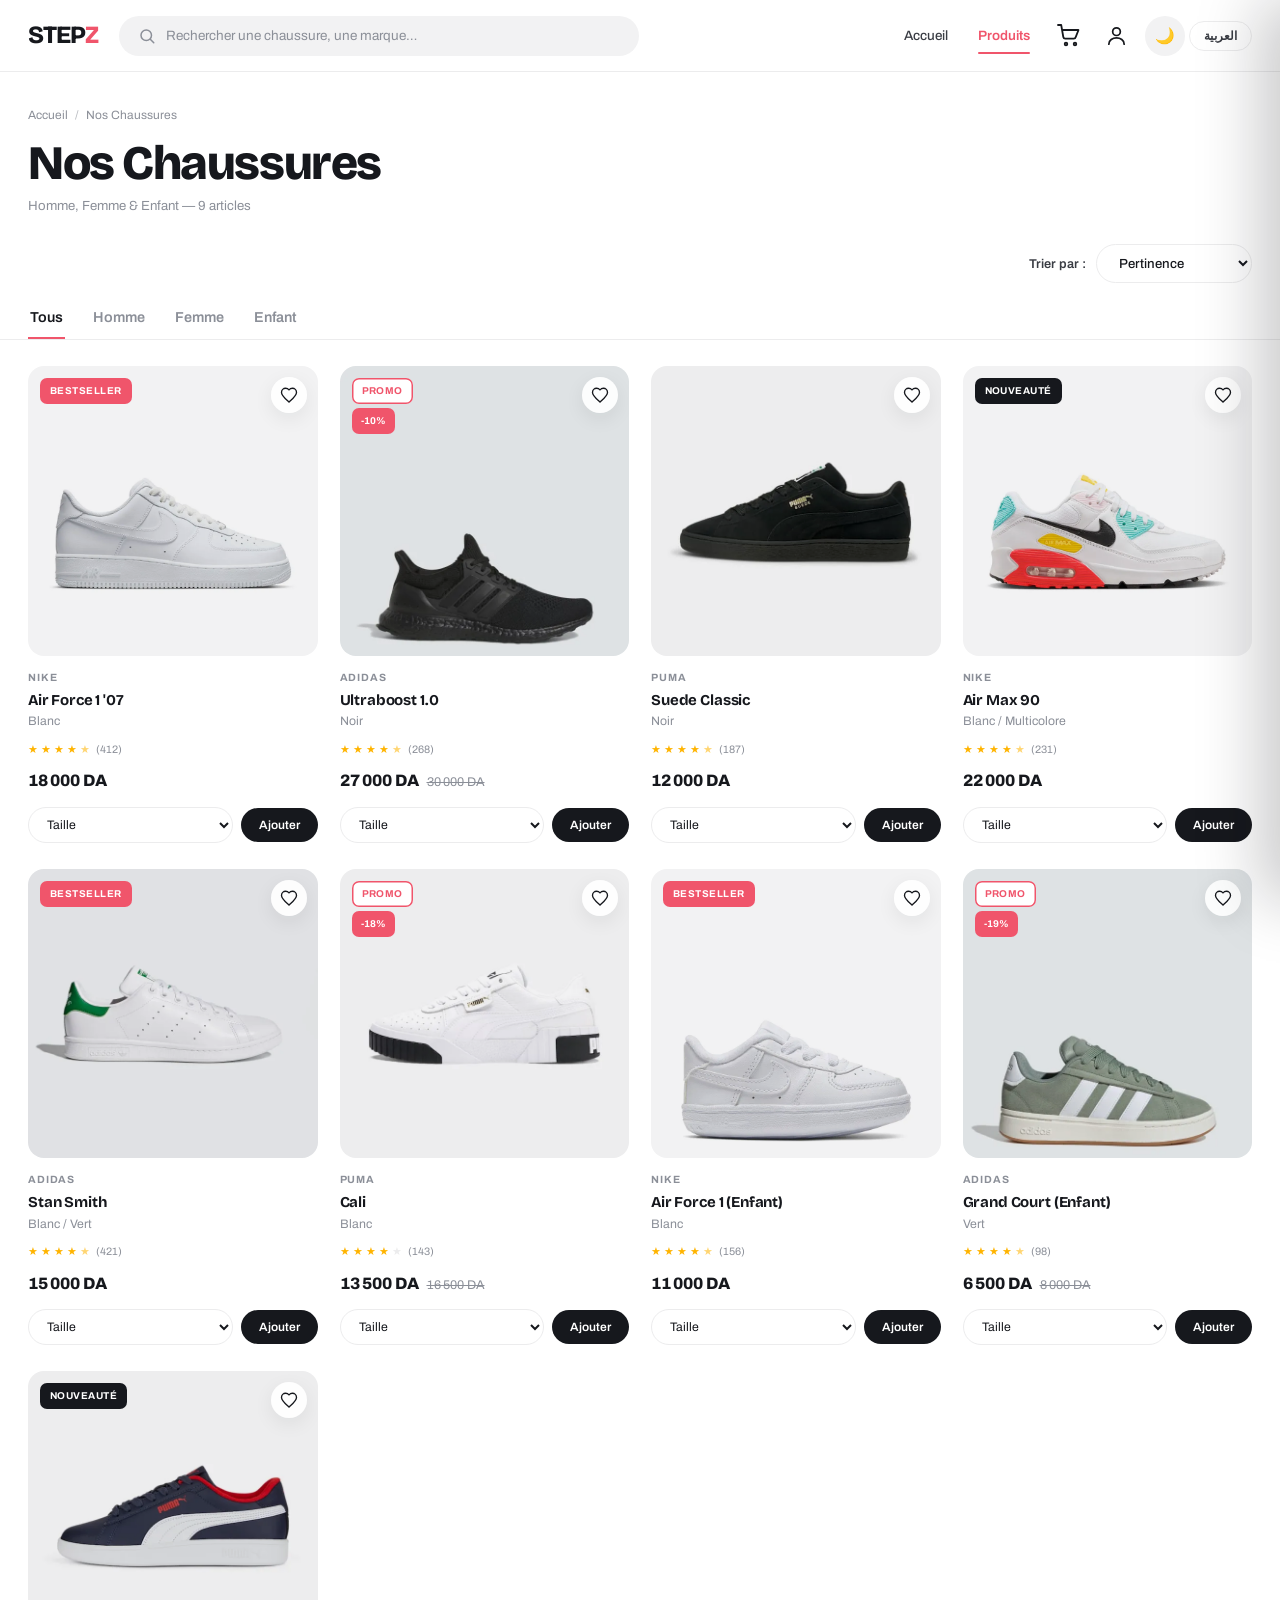
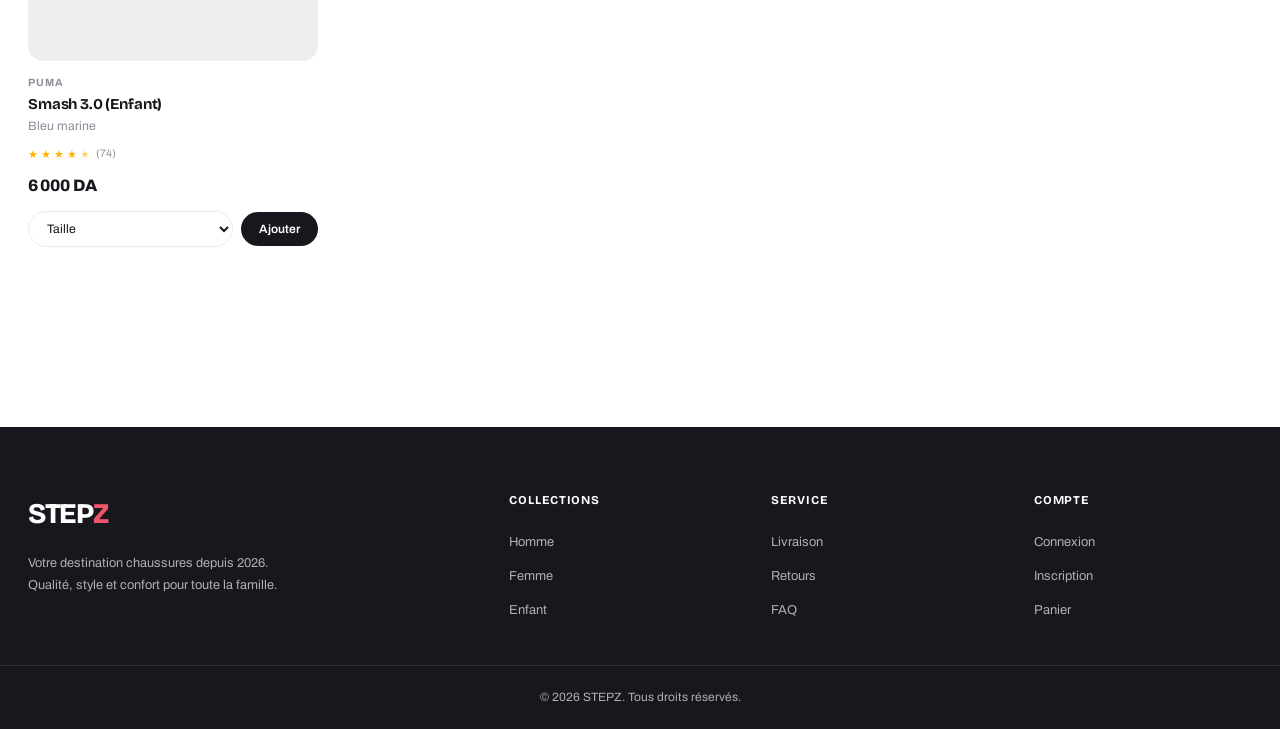
<file: content/products.html>
<!DOCTYPE html>
<html lang="fr">
<head>
  <meta charset="UTF-8" />
  <meta name="viewport" content="width=device-width, initial-scale=1.0" />
  <meta name="description" content="Catalogue complet STEPZ – Chaussures Homme, Femme et Enfant." />
  <title>Catalogue – STEPZ</title>
  <script>(function(){var l=localStorage.getItem('stepz_lang')||'fr';document.documentElement.lang=l;document.documentElement.dir=(l==='ar')?'rtl':'ltr';if(localStorage.getItem('stepz_theme')==='dark')document.documentElement.setAttribute('data-theme','dark');})();</script>
  <script src="../javascript/animations.js"></script>
  <link rel="stylesheet" href="../style/main.css" />
  <link rel="stylesheet" href="../style/products.css" />
</head>
<body>

  <header>
    <nav class="navbar" aria-label="Navigation principale">
      <div class="nav-container">
        <a href="../index.html" class="nav-logo" aria-label="STEPZ - Accueil">STEP<span>Z</span></a>

        <button class="hamburger" id="hamburger" aria-label="Menu" aria-expanded="false">
          <span></span><span></span><span></span>
        </button>

        <ul class="nav-links" id="nav-links" role="menubar">
          <li role="none"><a href="../index.html" role="menuitem" data-i18n="nav_home">Accueil</a></li>
          <li role="none"><a href="products.html" class="active" role="menuitem" data-i18n="nav_products">Produits</a></li>
          <li role="none" class="cart-li"><a href="order.html" class="nav-cart-link" role="menuitem">
            <svg class="cart-icon" viewBox="0 0 24 24" fill="none" stroke="currentColor" stroke-width="1.8" stroke-linecap="round" stroke-linejoin="round" aria-hidden="true">
              <circle cx="9" cy="20" r="1.3"/><circle cx="18" cy="20" r="1.3"/>
              <path d="M1 1h3.2l2.1 12a2 2 0 0 0 2 1.65h8.4a2 2 0 0 0 2-1.6L21.5 6H5.2"/>
            </svg>
            <span id="cart-count">0</span>
            <span class="sr-only" data-i18n="nav_cart">Panier</span>
          </a>
            <div class="mini-cart" id="mini-cart"></div>
          </li>
          <li role="none"><a href="login.html" id="nav-account" role="menuitem">Mon Compte</a></li>
          <li role="none"><button id="nav-logout" data-i18n="nav_logout" style="display:none;">Déconnexion</button></li>
          <li role="none"><button id="theme-toggle" class="icon-btn" type="button" aria-label="Thème">🌙</button></li>
          <li role="none"><button id="lang-toggle" class="lang-toggle" type="button">العربية</button></li>
        </ul>
      </div>
    </nav>
  </header>

  <main>

    <div class="page-header">
      <nav class="breadcrumb" aria-label="Fil d'Ariane">
        <a href="../index.html" data-i18n="nav_home">Accueil</a><span class="sep">/</span><span data-i18n="pp_title">Nos Chaussures</span>
      </nav>
      <h1 data-i18n="pp_title">Nos Chaussures</h1>
      <p><span data-i18n="pp_sub">Homme, Femme &amp; Enfant —</span> <span id="results-count"></span></p>
    </div>

    <div class="products-toolbar" role="search">
      <div class="search-wrap">
        <input
          type="search"
          id="search-input"
          data-i18n-ph="search_ph"
          placeholder="Rechercher une chaussure, une marque…"
          aria-label="Rechercher un produit"
        />
      </div>
      <div class="sort-wrap">
        <label for="sort-select" data-i18n="sort_by">Trier par :</label>
        <select id="sort-select" aria-label="Trier les produits">
          <option value="default" data-i18n="sort_default">Pertinence</option>
          <option value="price-asc" data-i18n="sort_price_asc">Prix croissant</option>
          <option value="price-desc" data-i18n="sort_price_desc">Prix décroissant</option>
          <option value="rating" data-i18n="sort_rating">Mieux notés</option>
        </select>
      </div>
    </div>

    <div class="filters-wrap" role="group" aria-label="Filtrer par catégorie">
      <span class="filter-label" data-i18n="filter_cat">Catégorie :</span>
      <button class="filter-btn active" data-category="tous" type="button" data-i18n="filter_all">Tous</button>
      <button class="filter-btn" data-category="homme"  type="button" data-i18n="f_homme">Homme</button>
      <button class="filter-btn" data-category="femme"  type="button" data-i18n="f_femme">Femme</button>
      <button class="filter-btn" data-category="enfant" type="button" data-i18n="f_enfant">Enfant</button>
    </div>

    <section class="products-section">
      <div id="product-grid" aria-label="Liste des produits">

      </div>
    </section>

  </main>

  <footer>
    <div class="footer-top">
      <div class="footer-brand">
        <a href="../index.html" class="nav-logo">STEP<span>Z</span></a>
        <p data-i18n="footer_tagline">Votre destination chaussures depuis 2026. Qualité, style et confort pour toute la famille.</p>
      </div>
      <div class="footer-col">
        <h4 data-i18n="footer_collections">Collections</h4>
        <ul>
          <li><a href="products.html?cat=homme" data-i18n="f_homme">Homme</a></li>
          <li><a href="products.html?cat=femme" data-i18n="f_femme">Femme</a></li>
          <li><a href="products.html?cat=enfant" data-i18n="f_enfant">Enfant</a></li>
        </ul>
      </div>
      <div class="footer-col">
        <h4 data-i18n="footer_service">Service</h4>
        <ul>
          <li><a href="infos.html#livraison" data-i18n="f_livraison">Livraison</a></li>
          <li><a href="infos.html#retours" data-i18n="f_retours">Retours</a></li>
          <li><a href="infos.html#faq" data-i18n="f_faq">FAQ</a></li>
        </ul>
      </div>

      <div class="footer-col">
        <h4 data-i18n="footer_account">Compte</h4>
        <ul>
          <li><a href="login.html" data-i18n="f_login">Connexion</a></li>
          <li><a href="register.html" data-i18n="f_register">Inscription</a></li>
          <li><a href="order.html" data-i18n="nav_cart">Panier</a></li>
        </ul>
      </div>
    </div>
    <div class="footer-bottom">
      <p data-i18n="copyright">&copy; 2026 STEPZ. Tous droits réservés.</p>
    </div>
  </footer>

  <script src="../javascript/data.js"></script>
  <script src="../javascript/i18n.js"></script>
  <script src="../javascript/nav.js"></script>
  <script src="../javascript/products.js"></script>
  <script>

    const hbg = document.getElementById("hamburger");
    const nl  = document.getElementById("nav-links");
    hbg.addEventListener("click", () => {
      hbg.classList.toggle("open");
      nl.classList.toggle("open");
      hbg.setAttribute("aria-expanded", nl.classList.contains("open"));
    });

    document.addEventListener("DOMContentLoaded", () => {
      const savedCat = sessionStorage.getItem("filterCat");
      if (savedCat) {
        sessionStorage.removeItem("filterCat");
        const btn = document.querySelector(`.filter-btn[data-category="${savedCat}"]`);
        if (btn) btn.click();
      }
    });
  </script>
</body>
</html>
</file>
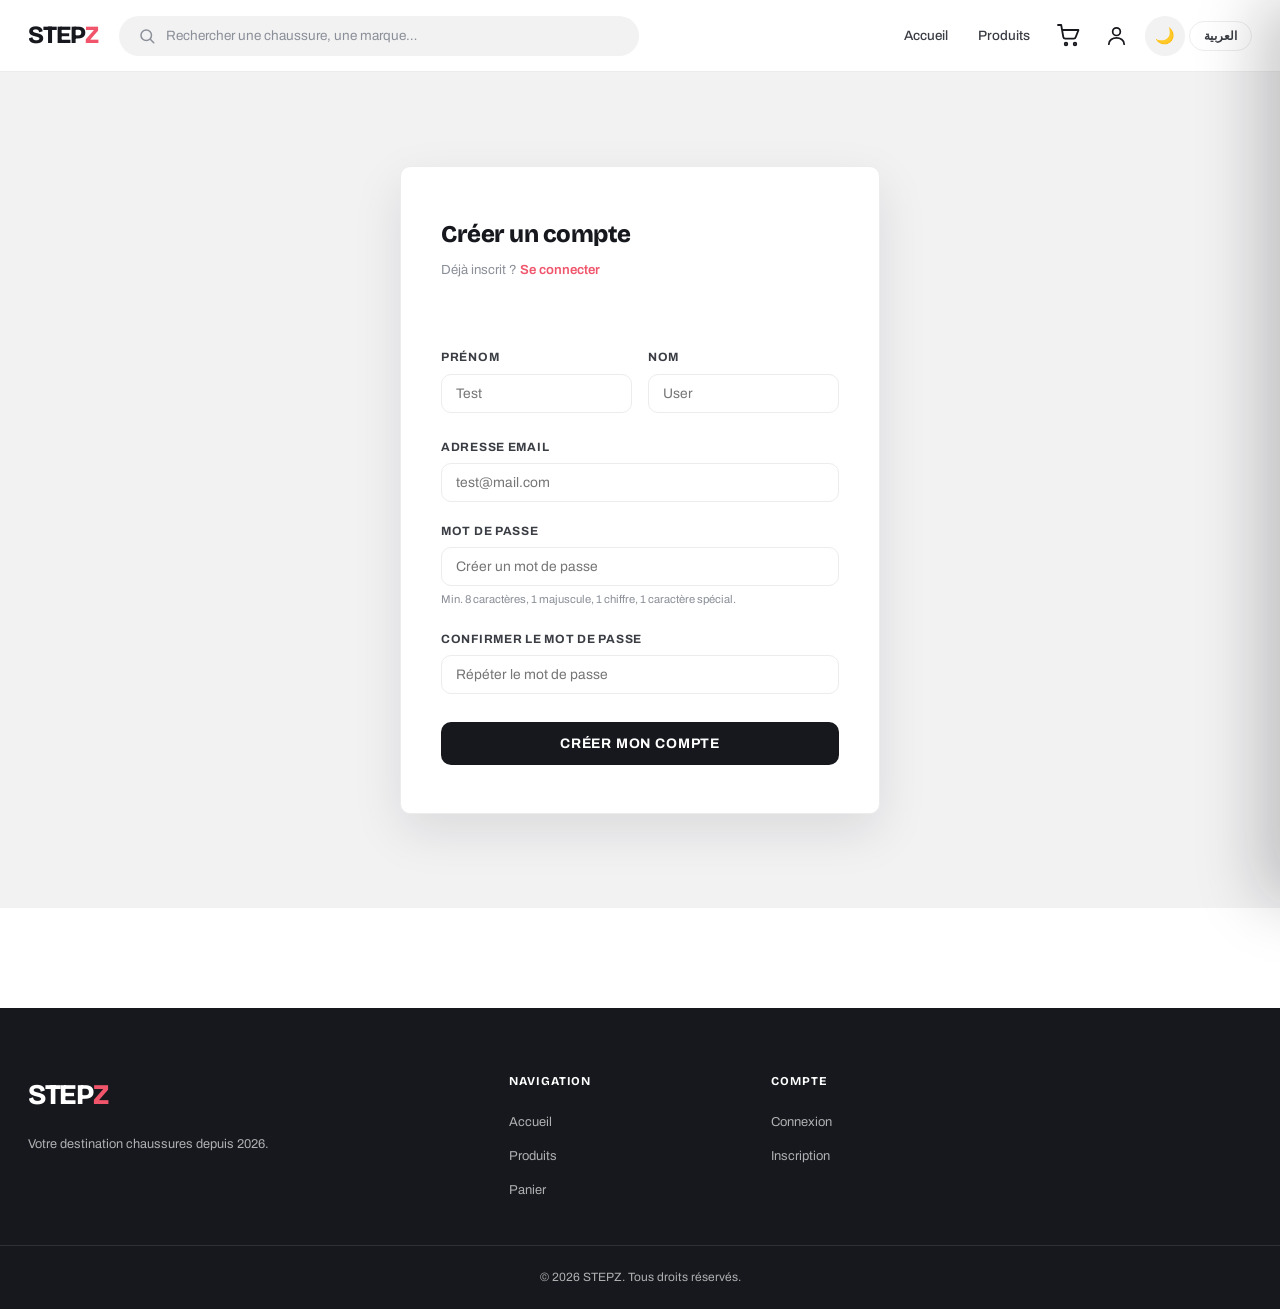
<file: content/register.html>
<!DOCTYPE html>
<html lang="fr">
<head>
  <meta charset="UTF-8" />
  <meta name="viewport" content="width=device-width, initial-scale=1.0" />
  <meta name="description" content="Créer un compte STEPZ." />
  <title>Inscription – STEPZ</title>
  <script>(function(){var l=localStorage.getItem('stepz_lang')||'fr';document.documentElement.lang=l;document.documentElement.dir=(l==='ar')?'rtl':'ltr';if(localStorage.getItem('stepz_theme')==='dark')document.documentElement.setAttribute('data-theme','dark');})();</script>
  <link rel="stylesheet" href="../style/main.css" />
  <link rel="stylesheet" href="../style/auth.css" />
</head>
<body>

  <header>
    <nav class="navbar" aria-label="Navigation principale">
      <div class="nav-container">
        <a href="../index.html" class="nav-logo" aria-label="STEPZ - Accueil">STEP<span>Z</span></a>

        <button class="hamburger" id="hamburger" aria-label="Menu" aria-expanded="false">
          <span></span><span></span><span></span>
        </button>

        <ul class="nav-links" id="nav-links" role="menubar">
          <li role="none"><a href="../index.html" role="menuitem" data-i18n="nav_home">Accueil</a></li>
          <li role="none"><a href="products.html" role="menuitem" data-i18n="nav_products">Produits</a></li>
          <li role="none" class="cart-li"><a href="order.html" class="nav-cart-link" role="menuitem">
            <svg class="cart-icon" viewBox="0 0 24 24" fill="none" stroke="currentColor" stroke-width="1.8" stroke-linecap="round" stroke-linejoin="round" aria-hidden="true">
              <circle cx="9" cy="20" r="1.3"/><circle cx="18" cy="20" r="1.3"/>
              <path d="M1 1h3.2l2.1 12a2 2 0 0 0 2 1.65h8.4a2 2 0 0 0 2-1.6L21.5 6H5.2"/>
            </svg>
            <span id="cart-count">0</span>
            <span class="sr-only" data-i18n="nav_cart">Panier</span>
          </a>
            <div class="mini-cart" id="mini-cart"></div>
          </li>
          <li role="none"><a href="login.html" id="nav-account" role="menuitem">Mon Compte</a></li>
          <li role="none"><button id="nav-logout" data-i18n="nav_logout" style="display:none;">Déconnexion</button></li>
          <li role="none"><button id="theme-toggle" class="icon-btn" type="button" aria-label="Thème">🌙</button></li>
          <li role="none"><button id="lang-toggle" class="lang-toggle" type="button">العربية</button></li>
        </ul>
      </div>
    </nav>
  </header>

  <main>
    <section class="auth-page">
      <div class="auth-card" role="region" aria-label="Formulaire d'inscription">
        <h1 data-i18n="register_title">Créer un compte</h1>
        <p class="auth-subtitle">
          <span data-i18n="reg_have_account">Déjà inscrit ?</span>
          <a href="login.html" data-i18n="login_link">Se connecter</a>
        </p>

        <span class="field-msg" id="register-msg" role="alert" aria-live="polite"></span>

        <form id="register-form" novalidate aria-label="S'inscrire">

          <div class="form-row">
            <div class="form-group">
              <label for="firstName" data-i18n="lbl_firstname">Prénom</label>
              <input
                type="text"
                id="firstName"
                name="firstName"
                data-i18n-ph="ph_firstname"
                placeholder="Mohamed"
                autocomplete="given-name"
                required
              />
              <span class="field-msg" id="firstName-error" role="alert"></span>
            </div>
            <div class="form-group">
              <label for="lastName" data-i18n="lbl_lastname">Nom</label>
              <input
                type="text"
                id="lastName"
                name="lastName"
                data-i18n-ph="ph_lastname"
                placeholder="Amine"
                autocomplete="family-name"
                required
              />
              <span class="field-msg" id="lastName-error" role="alert"></span>
            </div>
          </div>

          <div class="form-group">
            <label for="email" data-i18n="lbl_email_addr">Adresse email</label>
            <input
              type="email"
              id="email"
              name="email"
              data-i18n-ph="ph_email"
              placeholder="mohamed.amine@email.com"
              autocomplete="email"
              required
            />
            <span class="field-msg" id="email-error" role="alert"></span>
          </div>

          <div class="form-group">
            <label for="password" data-i18n="lbl_password">Mot de passe</label>
            <input
              type="password"
              id="password"
              name="password"
              data-i18n-ph="pwd_create_ph"
              placeholder="Créer un mot de passe"
              autocomplete="new-password"
              required
            />
            <span class="pwd-hints" data-i18n="pwd_hint">Min. 8 caractères, 1 majuscule, 1 chiffre, 1 caractère spécial.</span>
            <span class="field-msg" id="password-error" role="alert"></span>
          </div>

          <div class="form-group">
            <label for="confirm" data-i18n="lbl_confirm_pwd">Confirmer le mot de passe</label>
            <input
              type="password"
              id="confirm"
              name="confirm"
              data-i18n-ph="pwd_repeat_ph"
              placeholder="Répéter le mot de passe"
              autocomplete="new-password"
              required
            />
            <span class="field-msg" id="confirm-error" role="alert"></span>
          </div>

          <button type="submit" class="auth-submit" data-i18n="register_submit">Créer mon compte</button>

        </form>

      </div>
    </section>
  </main>

  <footer>
    <div class="footer-top">
      <div class="footer-brand">
        <a href="../index.html" class="nav-logo">STEP<span>Z</span></a>
        <p data-i18n="footer_tagline_short">Votre destination chaussures depuis 2026.</p>
      </div>
      <div class="footer-col">
        <h4 data-i18n="footer_nav">Navigation</h4>
        <ul>
          <li><a href="../index.html" data-i18n="nav_home">Accueil</a></li>
          <li><a href="products.html" data-i18n="nav_products">Produits</a></li>
          <li><a href="order.html" data-i18n="nav_cart">Panier</a></li>
        </ul>
      </div>
      <div class="footer-col">
        <h4 data-i18n="footer_account">Compte</h4>
        <ul>
          <li><a href="login.html" data-i18n="f_login">Connexion</a></li>
          <li><a href="register.html" data-i18n="f_register">Inscription</a></li>
        </ul>
      </div>
    </div>
    <div class="footer-bottom">
      <p data-i18n="copyright">&copy; 2026 STEPZ. Tous droits réservés.</p>
    </div>
  </footer>

  <script src="../javascript/data.js"></script>
  <script src="../javascript/i18n.js"></script>
  <script src="../javascript/nav.js"></script>
  <script src="../javascript/auth.js"></script>
  <script>
    const hbg = document.getElementById("hamburger");
    const nl  = document.getElementById("nav-links");
    hbg.addEventListener("click", () => {
      hbg.classList.toggle("open");
      nl.classList.toggle("open");
      hbg.setAttribute("aria-expanded", nl.classList.contains("open"));
    });
  </script>
</body>
</html>
</file>
<file: style/main.css>
@import url('https://fonts.googleapis.com/css2?family=Bricolage+Grotesque:opsz,wght@12..96,600;12..96,700;12..96,800&family=Archivo:wght@400;500;600;700&display=swap');
@import url('https://fonts.googleapis.com/css2?family=Tajawal:wght@400;500;700;800&display=swap');

:root {
  --primary:    #f0556b;
  --primary-dk: #e23e57;
  --primary-sft:#fdeef0;

  --ink-fixed:   #16181d;
  --paper-fixed: #ffffff;

  --black:      #16181d;
  --dark:       #3a3d44;
  --grey:       #8b8f98;
  --light-grey: #f2f2f3;
  --border:     #ececed;
  --white:      #ffffff;
  --bg:         #ffffff;
  --hero-bg:    #faf9f8;

  --success:    #1f9d55;
  --error:      #e23e57;

  --radius:     10px;
  --radius-pill:100px;
  --shadow:     0 18px 50px rgba(20,22,29,.10);
  --shadow-sm:  0 6px 20px rgba(20,22,29,.07);
  --nav-h:      72px;

  --font:         'Archivo', sans-serif;
  --font-display: 'Bricolage Grotesque', 'Archivo', sans-serif;
  --font-mono:    'Archivo', sans-serif;

  --nav-bg:          rgba(255,255,255,.86);
  --nav-bg-scrolled: rgba(255,255,255,.96);
  --footer-bg:       #16181d;
  --footer-text:     rgba(255,255,255,.66);
}

[data-theme="dark"] {
  --black:      #f1f1f3;
  --dark:       #d4d5d8;
  --grey:       #8b8f98;
  --light-grey: #202228;
  --border:     #2a2c33;
  --white:      #181a1f;
  --bg:         #101114;
  --hero-bg:    #16181d;
  --primary-sft:#2a1d22;
  --shadow:     0 18px 50px rgba(0,0,0,.5);
  --shadow-sm:  0 6px 20px rgba(0,0,0,.4);
  --nav-bg:          rgba(16,17,20,.84);
  --nav-bg-scrolled: rgba(16,17,20,.96);
  --footer-bg:       #0a0b0d;
  --footer-text:     rgba(241,241,243,.6);
}
html { transition: background .3s ease; }
body { transition: background .3s ease, color .3s ease; }

*, *::before, *::after { box-sizing: border-box; margin: 0; padding: 0; }
html { scroll-behavior: smooth; font-size: 15px; overflow-x: hidden; }
body {
  font-family: var(--font);
  color: var(--black);
  background: var(--bg);
  line-height: 1.6;
  overflow-x: hidden;
  -webkit-text-size-adjust: 100%;
}
img, svg, video { max-width: 100%; }
img { max-width: 100%; display: block; }
a  { text-decoration: none; color: inherit; }
ul { list-style: none; }
button { cursor: pointer; font-family: var(--font); }
input, select, textarea { font-family: var(--font); }
h1, h2, h3, h4 { font-family: var(--font-display); }

.promo-bar {
  background: var(--primary);
  color: #fff;
  text-align: center;
  font-size: .82rem;
  font-weight: 600;
  letter-spacing: .01em;
  padding: 9px 16px;
}
.promo-bar a { text-decoration: underline; text-underline-offset: 2px; font-weight: 700; }

.btn-primary {
  display: inline-block;
  background: var(--primary);
  color: #fff;
  padding: 13px 30px;
  border: none;
  border-radius: var(--radius-pill);
  font-weight: 600;
  font-size: .9rem;
  letter-spacing: .01em;
  transition: background .2s ease, transform .15s ease, box-shadow .2s ease;
}
.btn-primary:hover { background: var(--primary-dk); transform: translateY(-2px); box-shadow: 0 10px 24px rgba(240,85,107,.32); }

.btn-outline {
  display: inline-block;
  background: transparent;
  color: var(--black);
  padding: 12px 30px;
  border: 1.5px solid var(--black);
  border-radius: var(--radius-pill);
  font-weight: 600;
  font-size: .9rem;
  letter-spacing: .01em;
  transition: background .2s, color .2s, border-color .2s;
}
.btn-outline:hover { background: var(--black); color: var(--bg); }

header { position: sticky; top: 0; z-index: 1000; }
.navbar {
  background: var(--nav-bg);
  -webkit-backdrop-filter: saturate(160%) blur(14px);
  backdrop-filter: saturate(160%) blur(14px);
  border-bottom: 1px solid var(--border);
  height: var(--nav-h);
  transition: box-shadow .25s ease, background .25s ease;
}
header.scrolled .navbar { background: var(--nav-bg-scrolled); box-shadow: 0 6px 24px rgba(20,22,29,.06); }
.nav-container {
  max-width: 1400px;
  margin: 0 auto;
  padding: 0 28px;
  height: 100%;
  display: flex;
  align-items: center;
  gap: 22px;
}
.nav-logo {
  font-family: var(--font-display);
  font-size: 1.65rem;
  font-weight: 800;
  letter-spacing: -.045em;
  color: var(--black);
  flex-shrink: 0;
}
.nav-logo span { color: var(--primary); }

.nav-search {
  flex: 1;
  max-width: 520px;
  display: flex;
  align-items: center;
  gap: 10px;
  background: var(--light-grey);
  border: 1.5px solid transparent;
  border-radius: var(--radius-pill);
  padding: 10px 18px;
  transition: background .2s, border-color .2s;
}
.nav-search:focus-within { background: var(--white); border-color: var(--border); }
.nav-search .nav-search-ico { width: 18px; height: 18px; color: var(--grey); flex-shrink: 0; }
.nav-search input { flex: 1; border: none; background: none; outline: none; font-size: .9rem; color: var(--black); }
.nav-search input::placeholder { color: var(--grey); }

.nav-links { display: flex; align-items: center; gap: 4px; margin-left: auto; }
.nav-links li a,
.nav-links li button {
  display: inline-block;
  padding: 9px 13px;
  font-size: .9rem;
  font-weight: 500;
  color: var(--dark);
  border-radius: var(--radius);
  transition: color .2s, background .2s;
  border: none; background: none;
}
.nav-links li a:hover, .nav-links li button:hover { color: var(--black); }
.nav-links li a.active { color: var(--primary); font-weight: 600; position: relative; }
.nav-links li a.active::after {
  content: ''; position: absolute; left: 13px; right: 13px; bottom: 1px;
  height: 2px; background: var(--primary); border-radius: 2px;
}

.nav-links li a.nav-icon-link,
.nav-links li button.nav-icon-link {
  display: inline-flex;
  align-items: center; justify-content: center;
  width: 42px; height: 42px; padding: 0 !important;
  border-radius: 50%; color: var(--black); background: none;
}
.nav-links li a.nav-icon-link:hover,
.nav-links li button.nav-icon-link:hover { background: var(--light-grey); color: var(--black); }
.nav-links li a.nav-icon-link.logged-in { color: var(--primary); }
.nav-links li a.nav-icon-link.active { color: var(--primary); }
.nav-icon-link.active::after { display: none !important; }
.nav-ico { width: 23px; height: 23px; display: block; }

.nav-cart-link {
  position: relative;
  display: inline-flex !important;
  align-items: center; justify-content: center;
  padding: 8px 10px !important;
}
.cart-icon { width: 24px; height: 24px; display: block; color: var(--black); transition: color .2s, transform .2s; }
.nav-cart-link:hover .cart-icon { color: var(--primary); transform: translateY(-1px); }
#cart-count {
  position: absolute; top: 0; right: 2px;
  min-width: 17px; height: 17px; padding: 0 4px;
  background: var(--primary); color: #fff;
  font-size: .6rem; font-weight: 700; line-height: 1;
  border-radius: 100px; border: 2px solid var(--bg);
  display: none; align-items: center; justify-content: center;
}
#cart-count.bump { animation: cartBump .4s ease; }
@keyframes cartBump { 0%{transform:scale(1)} 30%{transform:scale(1.4)} 60%{transform:scale(.85)} 100%{transform:scale(1)} }

.sr-only { position: absolute; width: 1px; height: 1px; padding: 0; margin: -1px; overflow: hidden; clip: rect(0,0,0,0); white-space: nowrap; border: 0; }
#nav-logout { color: var(--grey) !important; font-size: .82rem !important; display: none; }

.hamburger { display: none; flex-direction: column; gap: 5px; cursor: pointer; background: none; border: none; padding: 8px; margin-left: auto; }
.hamburger span { display: block; width: 24px; height: 2px; background: var(--black); border-radius: 2px; transition: transform .25s, opacity .25s; }
.hamburger.open span:nth-child(1) { transform: translateY(7px) rotate(45deg); }
.hamburger.open span:nth-child(2) { opacity: 0; }
.hamburger.open span:nth-child(3) { transform: translateY(-7px) rotate(-45deg); }

.lang-toggle {
  border: 1.5px solid var(--border) !important;
  border-radius: var(--radius-pill) !important;
  padding: 7px 14px !important;
  font-size: .8rem !important; font-weight: 600 !important;
  color: var(--dark) !important; background: var(--white) !important;
  transition: border-color .2s, color .2s;
}
.lang-toggle:hover { border-color: var(--primary) !important; color: var(--primary) !important; }
.icon-btn {
  display: inline-flex !important; align-items: center; justify-content: center;
  width: 40px; height: 40px; padding: 0 !important;
  border-radius: 50% !important; font-size: 1.05rem !important;
  background: var(--light-grey) !important; border: none !important;
  line-height: 1; transition: background .2s, transform .2s;
}
.icon-btn:hover { background: var(--border) !important; transform: scale(1.06); }

footer { background: var(--footer-bg); color: var(--footer-text); margin-top: 100px; }
.footer-top {
  max-width: 1400px; margin: 0 auto; padding: 64px 28px 44px;
  display: grid; grid-template-columns: 2fr 1fr 1fr 1fr; gap: 44px;
}
.footer-brand .nav-logo { color: #fff; font-size: 1.9rem; }
.footer-brand .nav-logo span { color: var(--primary); }
.footer-brand p { margin-top: 16px; font-size: .85rem; line-height: 1.7; max-width: 280px; }
.footer-col h4 { color: #fff; font-size: .8rem; font-weight: 700; text-transform: uppercase; letter-spacing: .08em; margin-bottom: 18px; }
.footer-col ul li + li { margin-top: 10px; }
.footer-col ul li a { font-size: .86rem; transition: color .2s; }
.footer-col ul li a:hover { color: var(--primary); }
.footer-bottom { border-top: 1px solid rgba(255,255,255,.1); text-align: center; padding: 22px 28px; font-size: .8rem; }

.hero {
  background: #f4efe6;
  padding: 0;
  position: relative; overflow: hidden;
  border-bottom: 1px solid var(--border);
}
.hero-banner {
  display: block;
  width: 100%;
  max-width: 1600px;
  margin: 0 auto;
  aspect-ratio: 1961 / 802;
}
.hero-banner img {
  width: 100%; height: 100%;
  object-fit: contain;
  object-position: center;
  background: #f4efe6;
  display: block;
}
[data-theme="dark"] .hero, [data-theme="dark"] .hero-banner img { background: #f4efe6; }

.hero--legacy {
  background: var(--hero-bg);
  padding: 64px 0 72px;
  position: relative; overflow: hidden;
  border-bottom: 1px solid var(--border);
}
.hero-content {
  max-width: 1400px; margin: 0 auto; padding: 0 28px; width: 100%;
  display: grid; grid-template-columns: 1.05fr .95fr; gap: 48px; align-items: center;
}
.hero-text { max-width: 560px; }
.hero-eyebrow {
  display: inline-block; font-size: .8rem; font-weight: 700;
  letter-spacing: .12em; text-transform: uppercase; color: var(--primary);
  background: var(--primary-sft); padding: 6px 14px; border-radius: 100px; margin-bottom: 22px;
}
.hero h1 {
  font-family: var(--font-display);
  font-size: clamp(2.6rem, 5.4vw, 4.6rem);
  font-weight: 800; color: var(--black);
  line-height: 1.02; letter-spacing: -.035em; margin-bottom: 22px;
}
.hero h1 em { font-style: normal; color: var(--primary); }
.hero p { font-size: 1.06rem; color: var(--dark); max-width: 440px; margin-bottom: 34px; }
.hero-actions { display: flex; gap: 14px; flex-wrap: wrap; }

.hero-media {
  position: relative;
  background: var(--light-grey);
  border-radius: 24px;
  aspect-ratio: 5/4;
  overflow: hidden;
  display: flex; align-items: center; justify-content: center;
}
.hero-media img { width: 100%; height: 100%; object-fit: cover; }
.hero-rating {
  position: absolute; bottom: 18px; left: 18px;
  display: flex; align-items: center; gap: 10px;
  background: var(--white); border-radius: 100px;
  padding: 9px 16px 9px 10px; box-shadow: var(--shadow-sm);
}
.hero-rating .hr-score {
  width: 38px; height: 38px; border-radius: 50%;
  background: var(--primary); color: #fff; font-weight: 800; font-size: .95rem;
  display: flex; align-items: center; justify-content: center;
}
.hero-rating .hr-stars { display: block; color: #ffb400; font-size: .8rem; line-height: 1; letter-spacing: 1px; }
.hero-rating .hr-label { display: block; font-size: .72rem; color: var(--grey); margin-top: 3px; }

.section { max-width: 1400px; margin: 0 auto; padding: 84px 28px; }
.section-header { display: flex; align-items: flex-end; justify-content: space-between; margin-bottom: 40px; gap: 16px; flex-wrap: wrap; }
.section-header h2 { font-family: var(--font-display); font-size: clamp(1.7rem, 3.2vw, 2.5rem); font-weight: 800; letter-spacing: -.03em; line-height: 1; }
.section-header a { font-size: .88rem; font-weight: 600; color: var(--primary); transition: color .2s; }
.section-header a:hover { color: var(--primary-dk); text-decoration: underline; text-underline-offset: 3px; }

.products-preview-grid { display: grid; grid-template-columns: repeat(4, 1fr); gap: 22px; }

.cat-grid { display: grid; grid-template-columns: repeat(3, 1fr); gap: 20px; }
.cat-card {
  position: relative; border-radius: 18px; overflow: hidden;
  aspect-ratio: 3/2; background: var(--light-grey);
  background-size: cover; background-position: center;
  transition: transform .3s cubic-bezier(.22,.61,.36,1), box-shadow .3s;
}
.cat-card::before {
  content: ''; position: absolute; inset: 0;
  background: linear-gradient(to top, rgba(12,13,16,.78) 0%, rgba(12,13,16,.18) 55%, rgba(12,13,16,.05) 100%);
  transition: opacity .3s; z-index: 1;
}
.cat-card:hover { transform: translateY(-5px); box-shadow: var(--shadow); }
.cat-card:hover img { transform: scale(1.05); }
.cat-homme  { background-image: url(../images/shoe-3.webp); }
.cat-femme  { background-image: url(../images/shoe-5.webp); }
.cat-enfant { background-image: url(../images/shoe-7.webp); }
.cat-overlay { position: absolute; inset: 0; z-index: 2; display: flex; align-items: flex-end; justify-content: flex-start; text-align: left; padding: 26px; }
.cat-overlay h3 { font-family: var(--font-display); color: #fff; font-size: clamp(1.5rem, 2.8vw, 2.1rem); font-weight: 800; letter-spacing: -.02em; line-height: .95; }
.cat-overlay span { display: block; font-size: .78rem; font-weight: 600; color: rgba(255,255,255,.85); margin-top: 6px; }

.cart-li { position: relative; }
.mini-cart {
  position: absolute; top: calc(100% + 12px); right: 0;
  width: 330px; max-width: 86vw;
  background: var(--white); border: 1px solid var(--border);
  border-radius: 16px; box-shadow: var(--shadow);
  padding: 18px;
  opacity: 0; visibility: hidden; transform: translateY(8px);
  transition: opacity .2s ease, transform .2s ease, visibility .2s;
  z-index: 1100; cursor: default; text-align: left;
}
[dir="rtl"] .mini-cart { right: auto; left: 0; text-align: right; }
.mini-cart::before { content: ''; position: absolute; top: -12px; left: 0; right: 0; height: 12px; }
.cart-li:hover .mini-cart, .cart-li:focus-within .mini-cart, .mini-cart:hover { opacity: 1; visibility: visible; transform: translateY(0); }
.mini-cart-empty { text-align: center; color: var(--grey); font-size: .85rem; padding: 18px 0; }
.mini-cart-item { display: grid; grid-template-columns: 46px 1fr auto; gap: 10px; align-items: center; padding: 10px 0; border-bottom: 1px solid var(--border); }
.mini-cart-item img { width: 46px; height: 46px; object-fit: cover; border-radius: 8px; background: var(--light-grey); }
.mini-cart-item .mc-name { font-size: .82rem; font-weight: 700; line-height: 1.25; }
.mini-cart-item .mc-meta { font-size: .72rem; color: var(--grey); margin-top: 2px; }
.mini-cart-item .mc-price { font-size: .8rem; font-weight: 700; white-space: nowrap; }
.mini-cart-foot { display: flex; align-items: center; justify-content: space-between; margin-top: 16px; margin-bottom: 12px; font-weight: 700; font-size: .9rem; }
.mini-cart-foot .mc-total { color: var(--primary); }
.mini-cart-btn { display: block; text-align: center; background: var(--primary); color: #fff; padding: 12px; border-radius: var(--radius-pill); font-size: .84rem; font-weight: 600; transition: background .2s; }
.mini-cart-btn:hover { background: var(--primary-dk); }
.nav-links li a.nav-cart-link:hover { background: none; }
.mini-cart { display: none !important; }

.drawer-overlay {
  position: fixed; inset: 0; z-index: 1200;
  background: rgba(12,13,16,.45);
  opacity: 0; visibility: hidden; transition: opacity .3s ease, visibility .3s;
  -webkit-backdrop-filter: blur(2px); backdrop-filter: blur(2px);
}
.drawer-overlay.open { opacity: 1; visibility: visible; }
.cart-drawer {
  position: fixed; top: 0; right: 0; z-index: 1300;
  width: 420px; max-width: 92vw; height: 100%;
  background: var(--bg); display: flex; flex-direction: column;
  box-shadow: -20px 0 60px rgba(12,13,16,.22);
  transform: translateX(100%); transition: transform .35s cubic-bezier(.4,.0,.2,1);
}
.cart-drawer.open { transform: translateX(0); }
[dir="rtl"] .cart-drawer { right: auto; left: 0; transform: translateX(-100%); box-shadow: 20px 0 60px rgba(12,13,16,.22); }
[dir="rtl"] .cart-drawer.open { transform: translateX(0); }
.drawer-head {
  display: flex; align-items: center; justify-content: space-between;
  padding: 22px 26px; border-bottom: 1px solid var(--border); flex-shrink: 0;
}
.drawer-head h2 { font-family: var(--font-display); font-size: 1.3rem; font-weight: 800; letter-spacing: -.02em; }
.drawer-close {
  width: 38px; height: 38px; border-radius: 50%;
  background: var(--ink-fixed); color: #fff; border: none;
  font-size: 1.3rem; line-height: 1; display: flex; align-items: center; justify-content: center;
  transition: transform .2s, background .2s;
}
.drawer-close:hover { transform: rotate(90deg); background: var(--primary); }
.drawer-body { flex: 1; overflow-y: auto; padding: 8px 26px; }
.drawer-empty { text-align: center; color: var(--grey); padding: 60px 0; font-size: .95rem; }
.drawer-item {
  display: grid; grid-template-columns: 74px 1fr auto; gap: 14px;
  padding: 18px 0; border-bottom: 1px solid var(--border); align-items: start;
}
.drawer-item-img { background: var(--light-grey); border-radius: 10px; aspect-ratio: 1/1; overflow: hidden; }
.drawer-item-img img { width: 100%; height: 100%; object-fit: cover; mix-blend-mode: multiply; }
[data-theme="dark"] .drawer-item-img img { mix-blend-mode: normal; }
.drawer-item-name { font-family: var(--font-display); font-weight: 700; font-size: .95rem; line-height: 1.2; }
.drawer-item-meta { font-size: .78rem; color: var(--grey); margin-top: 3px; }
.drawer-item-price { font-weight: 800; font-size: .92rem; margin-top: 8px; }
.drawer-item-remove {
  background: none; border: none; color: var(--grey); cursor: pointer;
  width: 26px; height: 26px; border-radius: 50%; font-size: 1rem; line-height: 1;
  display: flex; align-items: center; justify-content: center; transition: background .2s, color .2s;
}
.drawer-item-remove:hover { background: var(--primary-sft); color: var(--primary); }
.drawer-qty {
  display: inline-flex; align-items: center; margin-top: 10px;
  border: 1.5px solid var(--border); border-radius: 100px; overflow: hidden;
}
.drawer-qty button {
  width: 30px; height: 30px; border: none; background: var(--white);
  font-size: 1rem; font-weight: 700; color: var(--dark); cursor: pointer; transition: background .15s, color .15s;
}
.drawer-qty button:hover { background: var(--primary); color: #fff; }
.drawer-qty span { width: 34px; text-align: center; font-size: .85rem; font-weight: 700; }
.drawer-foot { flex-shrink: 0; padding: 20px 26px 26px; border-top: 1px solid var(--border); background: var(--bg); }
.drawer-row { display: flex; justify-content: space-between; font-size: .9rem; margin-bottom: 10px; color: var(--dark); }
.drawer-row.total { font-size: 1.15rem; font-weight: 800; color: var(--black); margin-top: 14px; padding-top: 14px; border-top: 1px solid var(--border); }
.drawer-row.total .dr-amount { color: var(--primary); }
.drawer-checkout {
  display: block; text-align: center; width: 100%;
  background: var(--ink-fixed); color: #fff;
  padding: 16px; border-radius: 100px; margin-top: 16px;
  font-weight: 700; font-size: .95rem; letter-spacing: .04em; text-transform: uppercase;
  transition: background .2s, transform .15s;
}
.drawer-checkout:hover { background: var(--primary); transform: translateY(-2px); }
.drawer-continue { display: block; text-align: center; margin-top: 12px; font-size: .82rem; color: var(--grey); }
.drawer-continue:hover { color: var(--primary); }

[dir="rtl"] { --font: 'Tajawal', sans-serif; --font-display: 'Tajawal', sans-serif; }
[dir="rtl"] body { direction: rtl; }
[dir="rtl"] .badge { left: auto; right: 12px; }
[dir="rtl"] .discount { right: auto; left: 12px; }
[dir="rtl"] .wishlist-btn { right: auto; left: 12px; }
[dir="rtl"] #cart-count { right: auto; left: 2px; }
[dir="rtl"] .nav-links { margin-left: 0; margin-right: auto; }
[dir="rtl"] .review-count { margin-left: 0; margin-right: 2px; }
[dir="rtl"] .footer-brand p { margin-left: auto; }
[dir="rtl"] .cat-overlay { justify-content: flex-end; text-align: right; }
[dir="rtl"] .nav-links li a.active::after { left: 13px; right: 13px; }

@keyframes fadeUp { from { opacity: 0; transform: translateY(24px); } to { opacity: 1; transform: translateY(0); } }
@media (prefers-reduced-motion: no-preference) {
  .hero-text > * { animation: fadeUp .8s cubic-bezier(.22,.61,.36,1) both; }
  .hero-text > *:nth-child(1) { animation-delay: .04s; }
  .hero-text > *:nth-child(2) { animation-delay: .14s; }
  .hero-text > *:nth-child(3) { animation-delay: .24s; }
  .hero-text > *:nth-child(4) { animation-delay: .34s; }
  .hero-media { animation: fadeUp .9s cubic-bezier(.22,.61,.36,1) .2s both; }
}
.anim-ready .reveal { opacity: 0; transform: translateY(30px); transition: opacity .7s cubic-bezier(.22,.61,.36,1), transform .7s cubic-bezier(.22,.61,.36,1); }
.anim-ready .reveal.in { opacity: 1; transform: none; }
.anim-ready .cat-grid .reveal:nth-child(2),
.anim-ready .products-preview-grid .reveal:nth-child(2),
.anim-ready #product-grid .reveal:nth-child(2) { transition-delay: .08s; }
.anim-ready .cat-grid .reveal:nth-child(3),
.anim-ready .products-preview-grid .reveal:nth-child(3),
.anim-ready #product-grid .reveal:nth-child(3) { transition-delay: .16s; }
.anim-ready .products-preview-grid .reveal:nth-child(4),
.anim-ready #product-grid .reveal:nth-child(4) { transition-delay: .24s; }
.anim-ready #product-grid .reveal:nth-child(5) { transition-delay: .30s; }
.anim-ready #product-grid .reveal:nth-child(6) { transition-delay: .38s; }
.anim-ready #product-grid .reveal:nth-child(7) { transition-delay: .46s; }
.anim-ready #product-grid .reveal:nth-child(8) { transition-delay: .54s; }
.anim-ready #product-grid .reveal:nth-child(9) { transition-delay: .62s; }

.info-page { max-width: 920px; margin: 0 auto; padding: 40px 28px 90px; }
.info-page > h1 { font-family: var(--font-display); font-size: clamp(2rem, 4.4vw, 3rem); font-weight: 800; letter-spacing: -.03em; }
.info-page .info-sub { color: var(--grey); margin: 8px 0 8px; }
.info-section {
  background: var(--white); border: 1px solid var(--border); border-radius: 16px;
  padding: 28px; margin-top: 22px; scroll-margin-top: 90px;
}
.info-section h2 { font-family: var(--font-display); font-size: 1.35rem; font-weight: 800; margin-bottom: 14px; display: flex; align-items: center; gap: 10px; }
.info-section h2 .info-ico { width: 24px; height: 24px; color: var(--primary); flex-shrink: 0; }
.info-section p { color: var(--dark); line-height: 1.7; margin-bottom: 8px; }
.size-table { width: 100%; border-collapse: collapse; margin-top: 6px; font-size: .92rem; }
.size-table th, .size-table td { border: 1px solid var(--border); padding: 10px 12px; text-align: center; }
.size-table thead th { background: var(--light-grey); font-weight: 700; }
.faq-item { border-top: 1px solid var(--border); padding: 16px 0; }
.faq-item:first-child { border-top: none; padding-top: 4px; }
.faq-item h3 { font-size: 1rem; font-weight: 700; margin-bottom: 6px; }
.faq-item p { color: var(--grey); }

@media (max-width: 1100px) {
  .products-preview-grid { grid-template-columns: repeat(3, 1fr); }
  .footer-top { grid-template-columns: 1fr 1fr; gap: 32px; }
}
@media (max-width: 900px) {
  .nav-search { display: none; }
  .hero-content { grid-template-columns: 1fr; gap: 32px; }
  .hero-media { max-width: 460px; }
}
@media (max-width: 768px) {
  .hamburger { display: flex; }
  .mini-cart { display: none !important; }
  .nav-links {
    display: none; position: absolute; top: var(--nav-h);
    left: 0; right: 0; background: var(--bg);
    flex-flow: row wrap; align-items: center;
    padding: 12px 16px 16px; margin: 0;
    border-bottom: 1px solid var(--border); box-shadow: var(--shadow-sm); gap: 8px;
  }
  .nav-links.open { display: flex; }
  .nav-links li { width: auto; }

  .nav-links > li:nth-child(1),
  .nav-links > li:nth-child(2) { flex: 1 0 100%; }
  .nav-links > li:nth-child(1) > a,
  .nav-links > li:nth-child(2) > a {
    display: block; width: 100%; text-align: left;
    padding: 12px 8px; font-size: 1rem; font-weight: 600; border-radius: var(--radius);
  }
  .nav-links > li:nth-child(2) {
    padding-bottom: 12px; margin-bottom: 2px; border-bottom: 1px solid var(--border);
  }
  .nav-links li a.active::after { display: none; }

  .nav-links > li:nth-child(n+3) { flex: 0 0 auto; }
  .nav-links li.cart-li > .nav-cart-link,
  .nav-links li > a.nav-icon-link,
  .nav-links li > button.nav-icon-link,
  .nav-links li > .icon-btn {
    width: 46px !important; height: 46px !important;
    padding: 0 !important; border-radius: 50% !important;
    background: var(--light-grey) !important; border: none !important;
    align-items: center; justify-content: center;
  }
  .nav-links .cart-icon { width: 23px; height: 23px; }
  .nav-links #cart-count { border-color: var(--light-grey); }

  .nav-links .lang-toggle {
    height: 46px; padding: 0 18px !important;
    background: var(--light-grey) !important; border: none !important; border-radius: 100px !important;
  }
  .navbar { position: relative; }
  .products-preview-grid { grid-template-columns: repeat(2, 1fr); }
  .cat-grid { grid-template-columns: 1fr; }
  .footer-top { grid-template-columns: 1fr; }
}
@media (max-width: 480px) { .products-preview-grid { grid-template-columns: repeat(2, 1fr); gap: 14px; } }

@media (max-width: 640px) {

  .section { padding: 52px 20px; }
  .section-header { margin-bottom: 26px; }
  .nav-container { padding: 0 16px; gap: 10px; }
  .nav-logo { font-size: 1.45rem; }
  .footer-top { padding: 48px 20px 36px; gap: 28px; }
}
@media (max-width: 360px) {
  .products-preview-grid { gap: 10px; }
}
</file>
<file: style/products.css>
.page-header {
  max-width: 1400px;
  margin: 0 auto;
  padding: 34px 28px 6px;
  text-align: left;
}
.breadcrumb { font-size: .8rem; color: var(--grey); margin-bottom: 14px; }
.breadcrumb a { transition: color .2s; }
.breadcrumb a:hover { color: var(--primary); }
.breadcrumb .sep { margin: 0 7px; opacity: .6; }
.page-header h1 {
  font-family: var(--font-display);
  font-size: clamp(2rem, 4.4vw, 3.2rem);
  font-weight: 800; letter-spacing: -.03em; line-height: 1;
  color: var(--black);
}
.page-header p { color: var(--grey); font-size: .88rem; margin-top: 8px; }

.products-toolbar {
  max-width: 1400px; margin: 0 auto;
  padding: 22px 28px 0;
  display: flex; align-items: center; gap: 16px;
  justify-content: flex-end;
}
.search-wrap { display: none; }
#search-input { position: absolute; left: -9999px; }

.sort-wrap { display: flex; align-items: center; gap: 10px; }
.sort-wrap label { font-size: .85rem; font-weight: 600; color: var(--dark); }
#sort-select {
  border: 1.5px solid var(--border);
  border-radius: 100px;
  padding: 10px 18px; font-size: .88rem; font-weight: 500;
  color: var(--black); outline: none; background: var(--white); cursor: pointer;
  transition: border-color .2s;
}
#sort-select:hover { border-color: var(--black); }
#sort-select:focus { border-color: var(--primary); }

.filters-wrap {
  max-width: 1400px; margin: 0 auto;
  padding: 14px 28px 0;
  display: flex; align-items: center; gap: 0;
  flex-wrap: wrap;
  border-bottom: 1px solid var(--border);
}
.filter-label { display: none; }
.filter-btn {
  background: none; border: none;
  border-bottom: 2px solid transparent;
  border-radius: 0;
  padding: 12px 2px; margin-right: 26px;
  font-size: .96rem; font-weight: 600;
  color: var(--grey); cursor: pointer;
  transition: color .2s, border-color .2s;
}
.filter-btn:hover { color: var(--black); }
.filter-btn.active { color: var(--black); border-bottom-color: var(--primary); }

.results-info {
  max-width: 1400px; margin: 18px auto 0;
  padding: 0 28px; font-size: .82rem; color: var(--grey);
}

.products-section { max-width: 1400px; margin: 0 auto; padding: 26px 28px 80px; }
#product-grid { display: grid; grid-template-columns: repeat(4, 1fr); gap: 26px 22px; }
.no-results { grid-column: 1 / -1; text-align: center; padding: 80px 0; color: var(--grey); font-size: .95rem; }

.product-card {
  background: none; border: none;
  display: flex; flex-direction: column;
  min-width: 0;
}
.card-img-wrap {
  position: relative;
  background: var(--light-grey);
  border-radius: 16px;
  overflow: hidden;
  aspect-ratio: 1 / 1;
  margin-bottom: 14px;
}
.card-img-link { display: block; width: 100%; height: 100%; }
.card-name-link { display: inline-block; }
.card-name-link:hover .card-name { color: var(--primary); }
.card-img-wrap img {
  width: 100%; height: 100%; object-fit: cover;
  mix-blend-mode: multiply;
  transition: transform .5s cubic-bezier(.22,.61,.36,1);
}
[data-theme="dark"] .card-img-wrap img { mix-blend-mode: normal; }
.product-card:hover .card-img-wrap img { transform: scale(1.05); }

.badge {
  position: absolute; top: 12px; left: 12px; z-index: 2;
  font-size: .66rem; font-weight: 700;
  text-transform: uppercase; letter-spacing: .05em;
  padding: 5px 10px; border-radius: 7px;
}
.badge-nouveaute { background: var(--ink-fixed); color: #fff; }
.badge-bestseller { background: var(--primary); color: #fff; }
.badge-promo { background: #fff; color: var(--primary); box-shadow: inset 0 0 0 1.5px var(--primary); }
.discount {
  position: absolute; top: 12px; left: 12px; z-index: 2;
  background: var(--primary); color: #fff;
  font-size: .66rem; font-weight: 700;
  padding: 5px 9px; border-radius: 7px;
}
.badge + .discount { top: 42px; left: 12px; right: auto; }

.wishlist-btn {
  position: absolute; top: 11px; right: 11px; z-index: 3;
  width: 36px; height: 36px; border-radius: 50%;
  background: rgba(255,255,255,.92); border: none;
  display: flex; align-items: center; justify-content: center;
  box-shadow: var(--shadow-sm); transition: transform .15s, background .2s;
}
[data-theme="dark"] .wishlist-btn { background: rgba(28,30,36,.92); }
.wishlist-btn svg { width: 18px; height: 18px; fill: none; stroke: var(--black); stroke-width: 1.8; transition: fill .2s, stroke .2s; }
.wishlist-btn:hover { transform: scale(1.12); }
.wishlist-btn.active svg { fill: var(--primary); stroke: var(--primary); }
.badge + .discount + .wishlist-btn, .wishlist-btn {  }

.card-body { display: flex; flex-direction: column; flex: 1; }
.card-brand {
  font-size: .7rem; font-weight: 700; text-transform: uppercase;
  letter-spacing: .08em; color: var(--grey); margin-bottom: 4px;
}
.card-name { font-family: var(--font-display); font-size: 1rem; font-weight: 700; letter-spacing: -.01em; line-height: 1.25; margin-bottom: 3px; }
.card-color { font-size: .82rem; color: var(--grey); margin-bottom: 8px; }
.card-rating { display: flex; align-items: center; gap: 3px; margin-bottom: 10px; }
.star { font-size: .76rem; }
.star.full { color: #ffb400; }
.star.half { color: #ffb400; opacity: .55; }
.star.empty { color: var(--border); }
.review-count { font-size: .72rem; color: var(--grey); margin-left: 3px; }

.card-footer { margin-top: auto; }
.card-price { display: flex; align-items: baseline; gap: 8px; margin-bottom: 12px; flex-wrap: wrap; }
.current-price { font-size: 1.1rem; font-weight: 800; color: var(--black); }
.old-price { font-size: .84rem; color: var(--grey); text-decoration: line-through; }

.card-actions { display: flex; gap: 8px; align-items: center; }
.size-select {
  flex: 1; border: 1.5px solid var(--border); border-radius: 100px;
  padding: 9px 14px; font-size: .82rem; color: var(--black);
  background: var(--white); outline: none; cursor: pointer; transition: border-color .2s;
}
.size-select:focus { border-color: var(--primary); }
.btn-cart {
  background: var(--black); color: var(--bg);
  border: none; border-radius: 100px;
  padding: 10px 18px; font-size: .8rem; font-weight: 600;
  white-space: nowrap; transition: background .2s, transform .15s;
}
.btn-cart:hover { background: var(--primary); transform: translateY(-1px); }
.btn-cart.added { background: var(--success); color: #fff; }

@media (max-width: 1100px) { #product-grid { grid-template-columns: repeat(3, 1fr); } }
@media (max-width: 768px) {
  #product-grid { grid-template-columns: repeat(2, 1fr); }
  .products-toolbar { padding-top: 16px; }
}

@media (max-width: 600px) {
  .page-header { padding: 26px 16px 6px; }
  .products-toolbar { padding: 16px 16px 0; justify-content: flex-start; gap: 12px; }
  .sort-wrap { width: 100%; justify-content: space-between; }
  #sort-select { flex: 1; min-width: 0; }
  .filters-wrap { padding: 12px 16px 0; }
  .filter-btn { margin-right: 18px; }
  .results-info { padding: 0 16px; }
  .products-section { padding: 22px 16px 64px; }
  #product-grid { grid-template-columns: repeat(2, 1fr); gap: 20px 12px; }

  .card-actions { flex-direction: column; align-items: stretch; gap: 8px; }
  .size-select, .btn-cart { width: 100%; text-align: center; }
}
@media (max-width: 360px) {
  #product-grid { gap: 16px 10px; }
  .card-name { font-size: .92rem; }
}
</file>
<file: style/auth.css>
.auth-page {
  min-height: calc(100vh - 64px);
  background: var(--light-grey);
  display: flex;
  align-items: center;
  justify-content: center;
  padding: 48px 16px;
}
.auth-card {
  background: var(--white);
  border: 1px solid var(--border);
  border-radius: var(--radius);
  width: 100%;
  max-width: 480px;
  padding: 48px 40px;
  box-shadow: var(--shadow);
}
.auth-card h1 {
  font-size: 1.6rem;
  font-weight: 800;
  letter-spacing: -.02em;
  margin-bottom: 6px;
}
.auth-card .auth-subtitle {
  color: var(--grey);
  font-size: .88rem;
  margin-bottom: 36px;
}
.auth-card .auth-subtitle a {
  color: var(--primary);
  font-weight: 600;
}

.form-group {
  margin-bottom: 20px;
}
.form-row {
  display: grid;
  grid-template-columns: 1fr 1fr;
  gap: 16px;
}
.form-group label {
  display: block;
  font-size: .8rem;
  font-weight: 700;
  text-transform: uppercase;
  letter-spacing: .06em;
  color: var(--dark);
  margin-bottom: 6px;
}
.form-group input {
  width: 100%;
  border: 1.5px solid var(--border);
  border-radius: var(--radius);
  padding: 11px 14px;
  font-size: .92rem;
  color: var(--black);
  outline: none;
  transition: border-color .2s;
}
.form-group input:focus {
  border-color: var(--black);
}
.form-group input.input-error {
  border-color: var(--error);
}

.field-msg {
  display: block;
  font-size: .76rem;
  margin-top: 5px;
  font-weight: 500;
}
.field-msg.error  { color: var(--error); }
.field-msg.success{ color: var(--success); }

#register-msg,
#login-msg {
  text-align: center;
  font-size: .88rem;
  font-weight: 600;
  margin-bottom: 12px;
  min-height: 20px;
}

.auth-submit {
  width: 100%;
  padding: 14px;
  background: var(--black);
  color: var(--white);
  border: none;
  border-radius: var(--radius);
  font-size: .92rem;
  font-weight: 700;
  text-transform: uppercase;
  letter-spacing: .06em;
  cursor: pointer;
  margin-top: 8px;
  transition: background .2s;
}
.auth-submit:hover { background: var(--primary); }

.auth-divider {
  display: flex;
  align-items: center;
  gap: 12px;
  margin: 28px 0;
  color: var(--grey);
  font-size: .8rem;
}
.auth-divider::before,
.auth-divider::after {
  content: '';
  flex: 1;
  height: 1px;
  background: var(--border);
}

.pwd-hints {
  font-size: .75rem;
  color: var(--grey);
  margin-top: 6px;
  line-height: 1.5;
}

@media (max-width: 520px) {
  .auth-card { padding: 32px 20px; }
  .form-row  { grid-template-columns: 1fr; gap: 0; }
}
</file>
<file: style/order.css>
.order-page {
  max-width: 1300px;
  margin: 0 auto;
  padding: 48px 24px 80px;
}
.order-page h1 {
  font-size: 1.8rem;
  font-weight: 800;
  letter-spacing: -.02em;
  margin-bottom: 4px;
}
.order-page .page-subtitle {
  color: var(--grey);
  font-size: .88rem;
  margin-bottom: 40px;
}

.order-layout {
  display: grid;
  grid-template-columns: 1fr 380px;
  gap: 40px;
  align-items: start;
}

.cart-section h2,
.delivery-section h2 {
  font-size: 1rem;
  font-weight: 700;
  text-transform: uppercase;
  letter-spacing: .08em;
  margin-bottom: 24px;
  padding-bottom: 12px;
  border-bottom: 1.5px solid var(--border);
}
.cart-item {
  display: grid;
  grid-template-columns: 96px 1fr auto;
  gap: 18px;
  padding: 16px;
  margin-bottom: 14px;
  background: var(--white);
  border: 1px solid var(--border);
  border-radius: 14px;
  box-shadow: 0 1px 3px rgba(0,0,0,.04);
  align-items: center;
  transition: box-shadow .25s, transform .25s, border-color .25s;
}
.cart-item:hover {
  box-shadow: 0 10px 28px rgba(0,0,0,.09);
  transform: translateY(-2px);
  border-color: #d3d3d3;
}
.cart-item-img {
  background: var(--light-grey);
  border-radius: 10px;
  overflow: hidden;
  aspect-ratio: 1/1;
}
.cart-item-img img {
  width: 100%; height: 100%;
  object-fit: cover;
}
.cart-item-brand {
  font-size: .72rem;
  font-weight: 700;
  text-transform: uppercase;
  letter-spacing: .1em;
  color: var(--grey);
  margin-bottom: 4px;
}
.cart-item-name {
  font-size: .95rem;
  font-weight: 600;
  margin-bottom: 6px;
}
.cart-item-details {
  font-size: .82rem;
  color: var(--grey);
  margin-bottom: 12px;
}

.cart-item-qty {
  display: flex;
  align-items: center;
  gap: 0;
  border: 1.5px solid var(--border);
  border-radius: 100px;
  overflow: hidden;
  width: fit-content;
}
.qty-btn {
  width: 34px; height: 34px;
  border: none;
  background: var(--white);
  font-size: 1.05rem;
  font-weight: 700;
  color: var(--dark);
  cursor: pointer;
  transition: background .15s, color .15s;
  flex-shrink: 0;
}
.qty-btn:hover { background: var(--primary); color: var(--white); }
.qty-val {
  width: 36px;
  text-align: center;
  font-size: .88rem;
  font-weight: 600;
  line-height: 32px;
}

.cart-item-right {
  text-align: right;
}
.cart-item-price {
  font-size: 1rem;
  font-weight: 700;
  margin-bottom: 12px;
}
.remove-btn {
  background: none;
  border: none;
  font-size: .78rem;
  color: var(--grey);
  cursor: pointer;
  text-decoration: underline;
  transition: color .2s;
}
.remove-btn:hover { color: var(--error); }

.empty-cart {
  text-align: center;
  padding: 72px 20px;
  background: var(--light-grey);
  border-radius: 16px;
}
.empty-cart::before {
  content: "🛒";
  display: block;
  font-size: 3.4rem;
  margin-bottom: 18px;
  opacity: .55;
}
.empty-cart-text {
  color: var(--grey);
  font-size: 1.05rem;
  font-weight: 600;
  margin-bottom: 24px;
}

#cart-summary {
  background: var(--white);
  border: 1px solid var(--border);
  border-radius: 16px;
  padding: 28px;
  position: sticky;
  top: 80px;
  box-shadow: 0 6px 24px rgba(0,0,0,.07);
}
#cart-summary h2 {
  font-size: 1rem;
  font-weight: 700;
  text-transform: uppercase;
  letter-spacing: .08em;
  margin-bottom: 24px;
  padding-bottom: 12px;
  border-bottom: 1.5px solid var(--border);
}
.summary-row {
  display: flex;
  justify-content: space-between;
  font-size: .9rem;
  margin-bottom: 12px;
}
.summary-row.total {
  font-size: 1.15rem;
  font-weight: 800;
  margin-top: 20px;
  padding-top: 20px;
  border-top: 1.5px solid var(--border);
}
.summary-row.total span:last-child { color: var(--primary); }
.shipping-note {
  font-size: .76rem;
  color: var(--grey);
  margin-bottom: 20px;
}

.delivery-section {
  margin-top: 48px;
}
.delivery-form .form-row {
  display: grid;
  grid-template-columns: 1fr 1fr;
  gap: 16px;
}
.delivery-form .form-group {
  margin-bottom: 18px;
}
.delivery-form label {
  display: block;
  font-size: .78rem;
  font-weight: 700;
  text-transform: uppercase;
  letter-spacing: .06em;
  color: var(--dark);
  margin-bottom: 6px;
}
.delivery-form input,
.delivery-form select {
  width: 100%;
  border: 1.5px solid var(--border);
  border-radius: var(--radius);
  padding: 11px 14px;
  font-size: .92rem;
  color: var(--black);
  outline: none;
  background: var(--white);
  transition: border-color .2s;
}
.delivery-form input:focus,
.delivery-form select:focus { border-color: var(--black); }

.submit-order {
  width: 100%;
  padding: 16px;
  background: var(--ink-fixed);
  color: #fff;
  border: none;
  border-radius: 100px;
  font-size: .95rem;
  font-weight: 700;
  text-transform: uppercase;
  letter-spacing: .04em;
  cursor: pointer;
  margin-top: 10px;
  transition: background .2s, transform .15s;
}
.submit-order:hover { background: var(--primary); transform: translateY(-2px); }

#order-global-msg {
  display: block;
  font-size: .85rem;
  font-weight: 600;
  margin-top: 10px;
  text-align: center;
}

#order-confirm {
  display: none;
  text-align: center;
  padding: 80px 20px;
}
.confirm-check {
  width: 72px; height: 72px;
  background: var(--success);
  border-radius: 50%;
  display: flex;
  align-items: center;
  justify-content: center;
  margin: 0 auto 24px;
  font-size: 2rem;
  color: var(--white);
}
#order-confirm h2 {
  font-size: 1.6rem;
  font-weight: 800;
  margin-bottom: 12px;
}
#order-confirm p {
  color: var(--grey);
  margin-bottom: 32px;
  font-size: .95rem;
}

@media (max-width: 900px) {
  .order-layout { grid-template-columns: 1fr; }
  #cart-summary { position: static; }
}
@media (max-width: 540px) {
  .cart-item { grid-template-columns: 80px 1fr; }
  .cart-item-right { grid-column: 2; }
  .delivery-form .form-row { grid-template-columns: 1fr; }
}
</file>
<file: style/detail.css>
.pd-wrap { max-width: 1320px; margin: 0 auto; padding: 26px 28px 90px; }
.pd-breadcrumb { margin-bottom: 24px; }

.pd-grid { display: grid; grid-template-columns: 1.05fr .95fr; gap: 50px; align-items: start; }

.pd-gallery {
  position: relative; background: var(--light-grey);
  border-radius: 18px; overflow: hidden; aspect-ratio: 1/1;
  display: flex; align-items: center; justify-content: center;
}
.pd-gallery-bar { position: absolute; top: 0; left: 8%; right: 8%; height: 6px; background: var(--ink-fixed); border-radius: 0 0 4px 4px; z-index: 2; }
.pd-gallery img { width: 100%; height: 100%; object-fit: cover; mix-blend-mode: multiply; }
[data-theme="dark"] .pd-gallery img { mix-blend-mode: normal; }
.pd-badge { position: absolute; top: 18px; left: 18px; z-index: 2; }

.pd-info { padding-top: 4px; }
.pd-brand { font-size: .8rem; font-weight: 700; text-transform: uppercase; letter-spacing: .1em; color: var(--grey); margin-bottom: 8px; }
.pd-name { font-family: var(--font-display); font-size: clamp(1.8rem, 3.4vw, 2.6rem); font-weight: 800; letter-spacing: -.03em; line-height: 1.02; }
.pd-ref { color: var(--grey); font-size: .82rem; margin-top: 6px; }
.pd-rating { display: flex; align-items: center; gap: 4px; margin: 14px 0; }
.pd-rating .star { font-size: .9rem; }
.pd-rating .star.full { color: #ffb400; }
.pd-rating .star.half { color: #ffb400; opacity: .55; }
.pd-rating .star.empty { color: var(--border); }
.pd-rating .review-count { font-size: .8rem; color: var(--grey); margin-left: 4px; }

.pd-price { font-size: 1.9rem; font-weight: 800; margin: 8px 0 4px; color: var(--black); }
.pd-old { font-size: 1.1rem; color: var(--grey); text-decoration: line-through; font-weight: 600; margin-left: 8px; }
.pd-guide { display: inline-block; font-size: .85rem; color: var(--primary); text-decoration: underline; text-underline-offset: 3px; margin: 4px 0 22px; }

.pd-fav { display: flex; align-items: center; gap: 10px; margin-bottom: 26px; color: var(--dark); font-size: .9rem; font-weight: 600; }
.pd-fav .wishlist-btn { position: static; box-shadow: none; border: 1.5px solid var(--border); background: var(--white); }

.pd-field { margin-bottom: 22px; }
.pd-label { display: block; font-size: .72rem; font-weight: 700; text-transform: uppercase; letter-spacing: .08em; color: var(--grey); margin-bottom: 10px; }
.pd-sizes { display: flex; gap: 10px; flex-wrap: wrap; }
.pd-size {
  min-width: 54px; padding: 12px 14px;
  border: 1.5px solid var(--border); border-radius: 10px;
  background: var(--white); font-weight: 700; font-size: .9rem; color: var(--black);
  cursor: pointer; transition: border-color .15s, background .15s, color .15s;
}
.pd-size:hover { border-color: var(--black); }
.pd-size.selected { background: var(--ink-fixed); color: #fff; border-color: var(--ink-fixed); }

.pd-color { display: inline-flex; align-items: center; gap: 10px; font-size: .92rem; font-weight: 600; }
.pd-color-dot { width: 24px; height: 24px; border-radius: 50%; border: 1.5px solid var(--border); display: inline-block; }

.pd-add {
  width: 100%; max-width: 440px;
  background: var(--ink-fixed); color: #fff;
  padding: 17px 24px; border: none; border-radius: 100px;
  font-size: .95rem; font-weight: 700; text-transform: uppercase; letter-spacing: .04em;
  cursor: pointer; transition: background .2s, transform .15s; margin-top: 4px;
}
.pd-add:hover:not(:disabled) { background: var(--primary); transform: translateY(-2px); }
.pd-add:disabled { opacity: .45; cursor: not-allowed; }

.pd-desc { margin-top: 34px; border-top: 1px solid var(--border); padding-top: 26px; }
.pd-desc h3 { font-family: var(--font-display); font-size: 1.1rem; font-weight: 800; margin-bottom: 10px; }
.pd-desc p { color: var(--dark); font-size: .95rem; line-height: 1.7; max-width: 520px; }
.pd-perks { margin-top: 22px; display: flex; flex-direction: column; gap: 9px; }
.pd-perks li { font-size: .86rem; color: var(--dark); }

.pd-notfound { text-align: center; padding: 100px 20px; }
.pd-notfound h1 { font-family: var(--font-display); font-size: 2rem; margin-bottom: 22px; }

@media (max-width: 860px) { .pd-grid { grid-template-columns: 1fr; gap: 30px; } }
</file>
